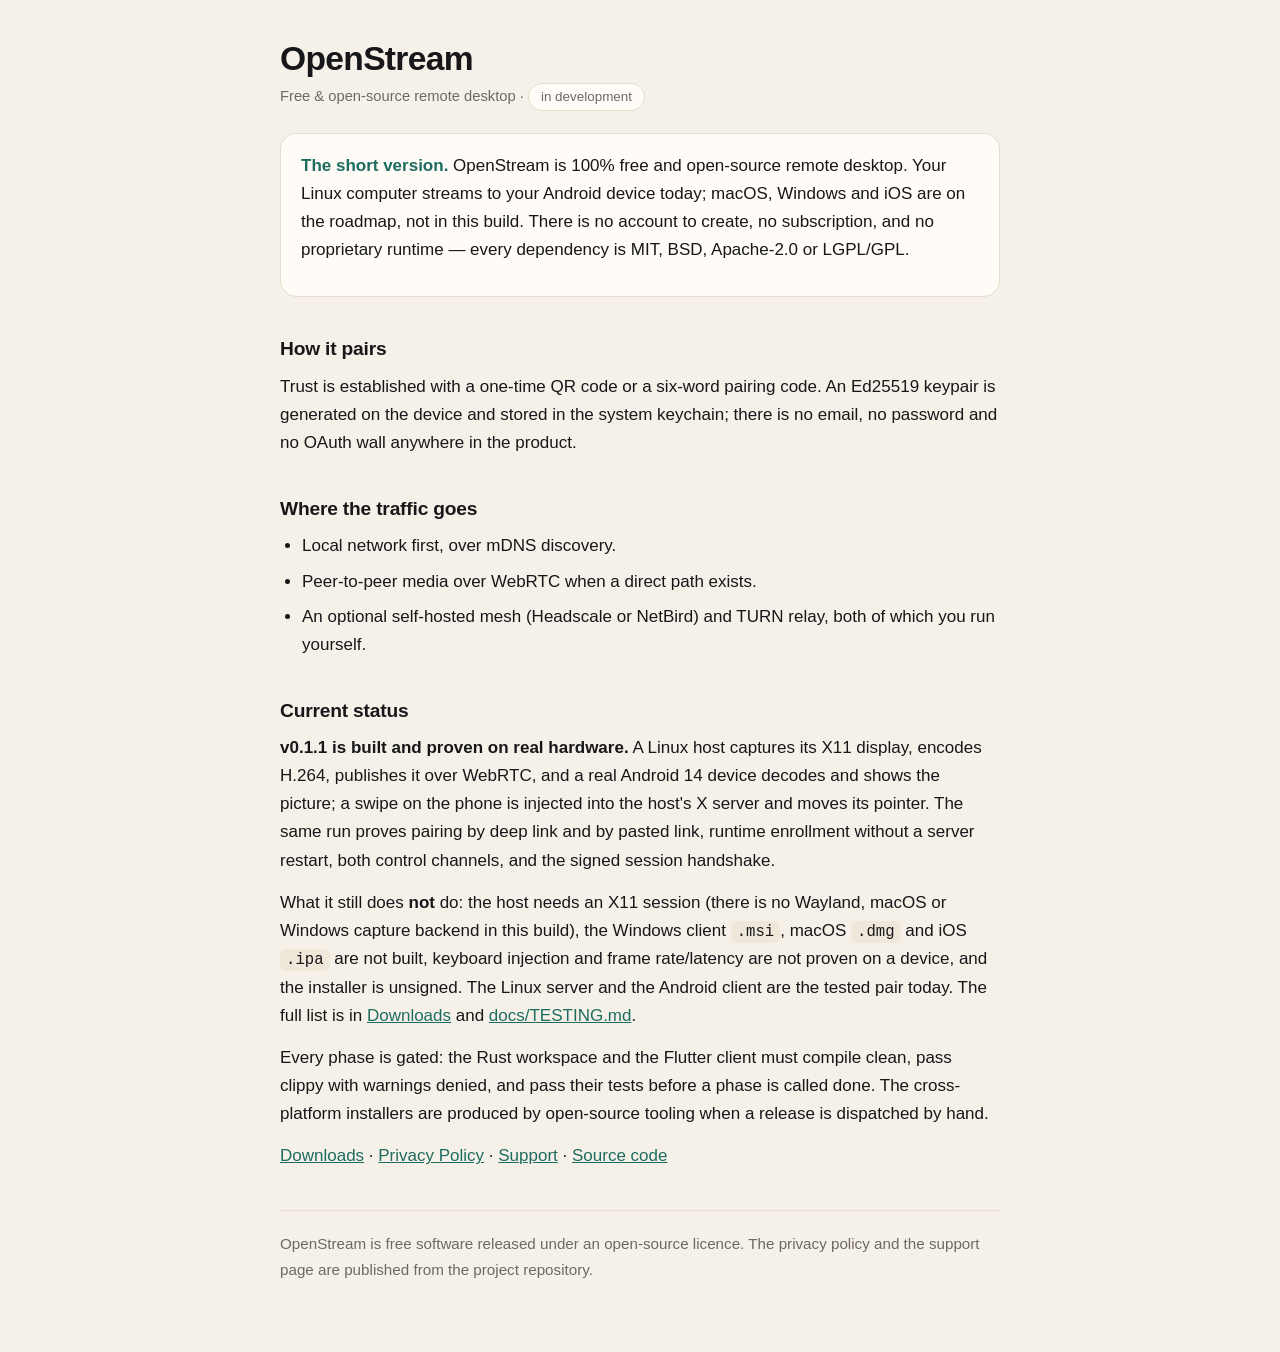
<file: index.html>
<!DOCTYPE html>
<html lang="en">
<head>
<meta charset="utf-8">
<meta name="viewport" content="width=device-width, initial-scale=1">
<title>OpenStream — open-source remote desktop</title>
<meta name="description" content="OpenStream public pages: privacy policy and support. OpenStream is 100% free and open-source remote desktop from macOS, Windows and Linux hosts to iOS, iPadOS and Android clients.">
<style>
  :root {
    --ink: #17171a;
    --muted: #6e6862;
    --cream: #f6f1e8;
    --paper: #fffcf7;
    --line: #e7dccd;
    --teal: #1e6c60;
    --lime: #4f7a22;
  }
  * { box-sizing: border-box; }
  body {
    margin: 0;
    padding: 40px 20px 72px;
    background: var(--cream);
    color: var(--ink);
    font: 17px/1.65 -apple-system, BlinkMacSystemFont, "Segoe UI", Roboto, Helvetica, Arial, sans-serif;
  }
  main { max-width: 720px; margin: 0 auto; }
  h1 { font-size: 2.1rem; line-height: 1.15; margin: 0 0 4px; letter-spacing: -.02em; }
  h2 { font-size: 1.2rem; margin: 36px 0 8px; letter-spacing: -.01em; }
  h3 { font-size: 1rem; margin: 20px 0 4px; }
  p { margin: 0 0 14px; }
  .updated { color: var(--muted); font-size: .92rem; margin-bottom: 8px; }
  .lede {
    background: var(--paper);
    border: 1px solid var(--line);
    border-radius: 16px;
    padding: 18px 20px;
    margin: 22px 0 8px;
  }
  .lede strong { color: var(--teal); }
  .app {
    background: var(--paper);
    border: 1px solid var(--line);
    border-radius: 16px;
    padding: 18px 20px;
    margin: 18px 0;
  }
  .app h3 { margin-top: 0; }
  .app p:last-child { margin-bottom: 0; }
  ul { margin: 0 0 14px; padding-left: 22px; }
  li { margin-bottom: 7px; }
  code { background: #efe7da; padding: 2px 6px; border-radius: 6px; font-size: .92em; }
  a { color: var(--teal); }
  .status {
    display: inline-block;
    border: 1px solid var(--line);
    border-radius: 999px;
    padding: 2px 12px;
    font-size: .84rem;
    color: var(--muted);
    background: var(--paper);
  }
  .tail {
    margin-top: 40px;
    padding-top: 20px;
    border-top: 1px solid var(--line);
    color: var(--muted);
    font-size: .95rem;
  }
</style>
</head>
<body>
<main>
  <h1>OpenStream</h1>
  <p class="updated">Free &amp; open-source remote desktop &middot; <span class="status">in development</span></p>

  <div class="lede">
    <p><strong>The short version.</strong> OpenStream is 100% free and open-source
    remote desktop. Your Linux computer streams to your Android device today;
    macOS, Windows and iOS are on the roadmap, not in this build. There is no
    account to create, no subscription, and no proprietary runtime &mdash; every
    dependency is MIT, BSD, Apache-2.0 or LGPL/GPL.</p>
  </div>

  <h2>How it pairs</h2>
  <p>Trust is established with a one-time QR code or a six-word pairing code.
  An Ed25519 keypair is generated on the device and stored in the system
  keychain; there is no email, no password and no OAuth wall anywhere in the
  product.</p>

  <h2>Where the traffic goes</h2>
  <ul>
    <li>Local network first, over mDNS discovery.</li>
    <li>Peer-to-peer media over WebRTC when a direct path exists.</li>
    <li>An optional self-hosted mesh (Headscale or NetBird) and TURN relay,
        both of which you run yourself.</li>
  </ul>

  <h2>Current status</h2>
  <p><strong>v0.1.1 is built and proven on real hardware.</strong> A Linux host
  captures its X11 display, encodes H.264, publishes it over WebRTC, and a real
  Android 14 device decodes and shows the picture; a swipe on the phone is
  injected into the host's X server and moves its pointer. The same run proves
  pairing by deep link and by pasted link, runtime enrollment without a server
  restart, both control channels, and the signed session handshake.</p>

  <p>What it still does <strong>not</strong> do: the host needs an X11 session
  (there is no Wayland, macOS or Windows capture backend in this build), the
  Windows client <code>.msi</code>, macOS <code>.dmg</code> and iOS
  <code>.ipa</code> are not built, keyboard injection and frame rate/latency are
  not proven on a device, and the installer is unsigned. The Linux server and
  the Android client are the tested pair today. The full list is in
  <a href="downloads.html">Downloads</a> and
  <a href="https://github.com/MHQurashi/openstream/blob/main/docs/TESTING.md">docs/TESTING.md</a>.</p>

  <p>Every phase is gated: the Rust workspace and the Flutter client must compile
  clean, pass clippy with warnings denied, and pass their tests before a phase is
  called done. The cross-platform installers are produced by open-source tooling
  when a release is dispatched by hand.</p>

  <p><a href="downloads.html">Downloads</a> &middot; <a href="privacy.html">Privacy Policy</a> &middot; <a href="support.html">Support</a> &middot;
  <a href="https://github.com/MHQurashi/openstream">Source code</a></p>

  <div class="tail">
    OpenStream is free software released under an open-source licence. The
    privacy policy and the support page are published from the project
    repository.
  </div>
</main>
</body>
</html>
</file>
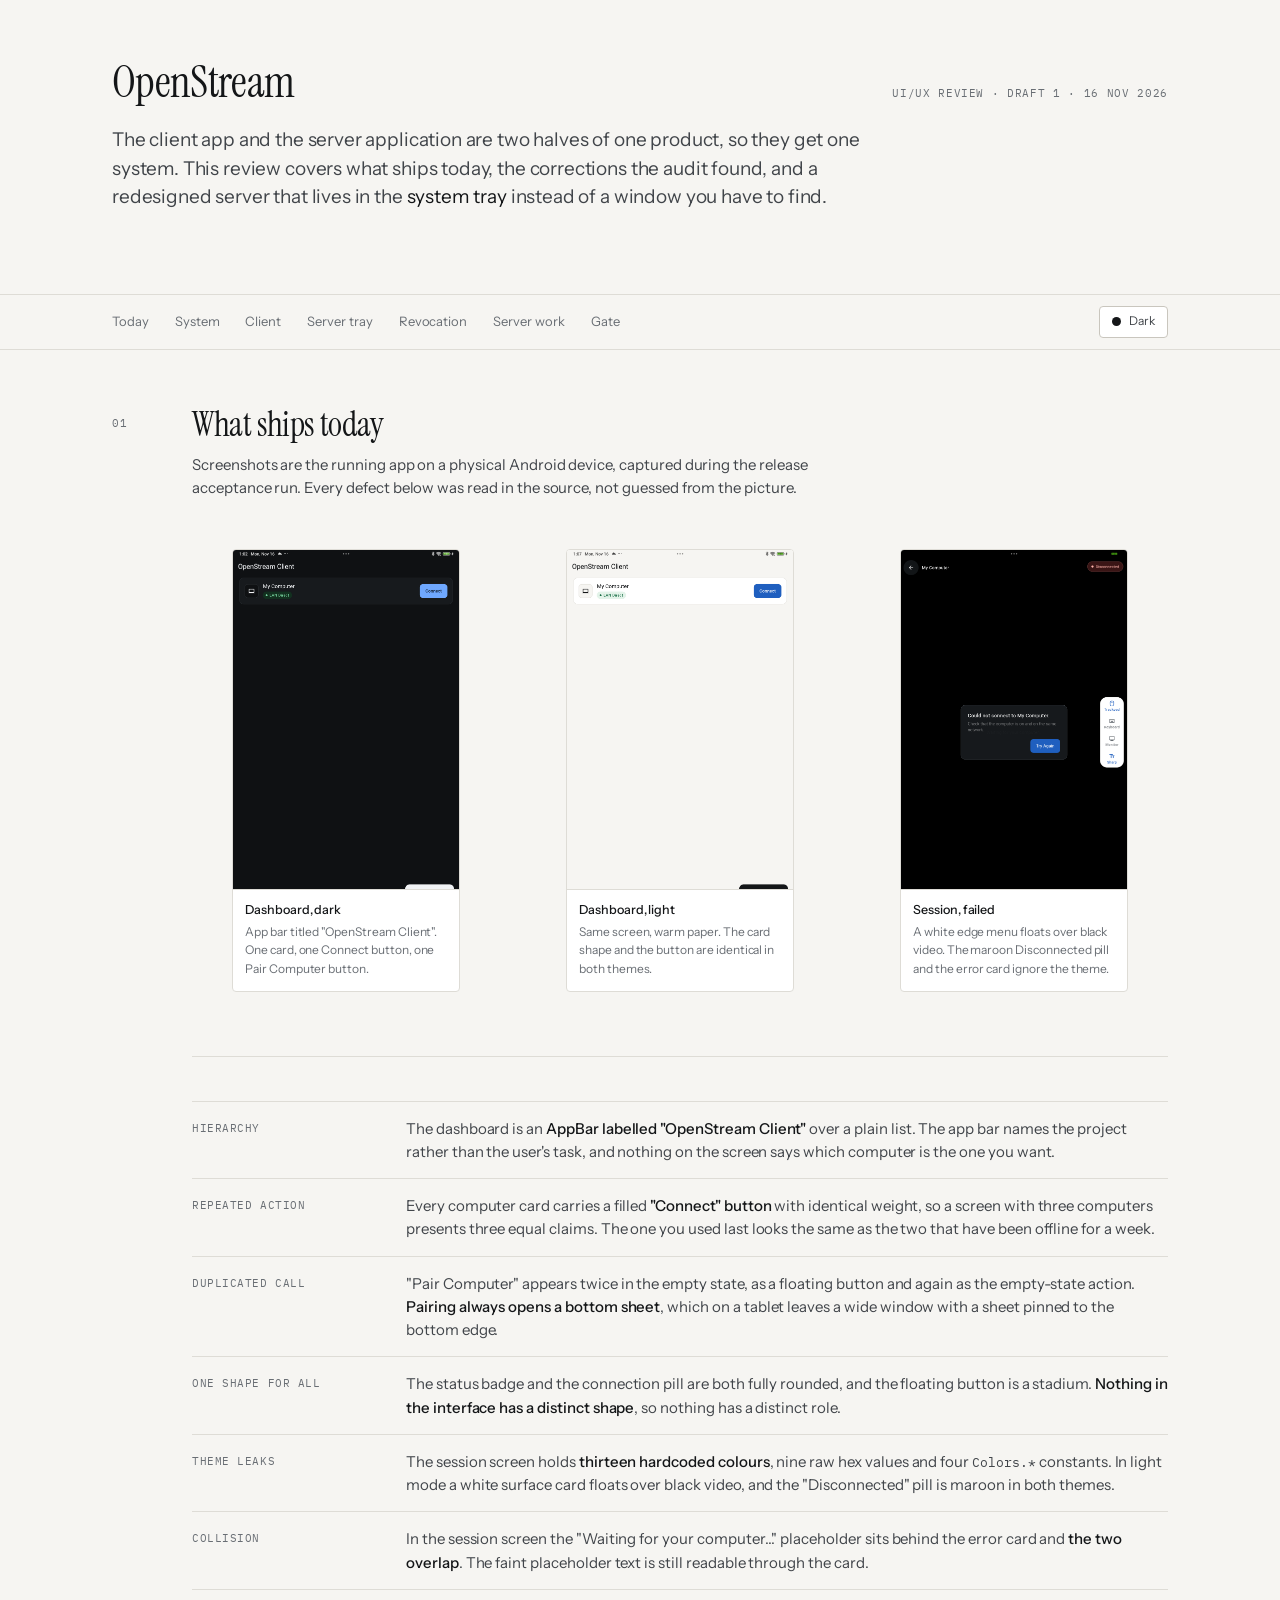
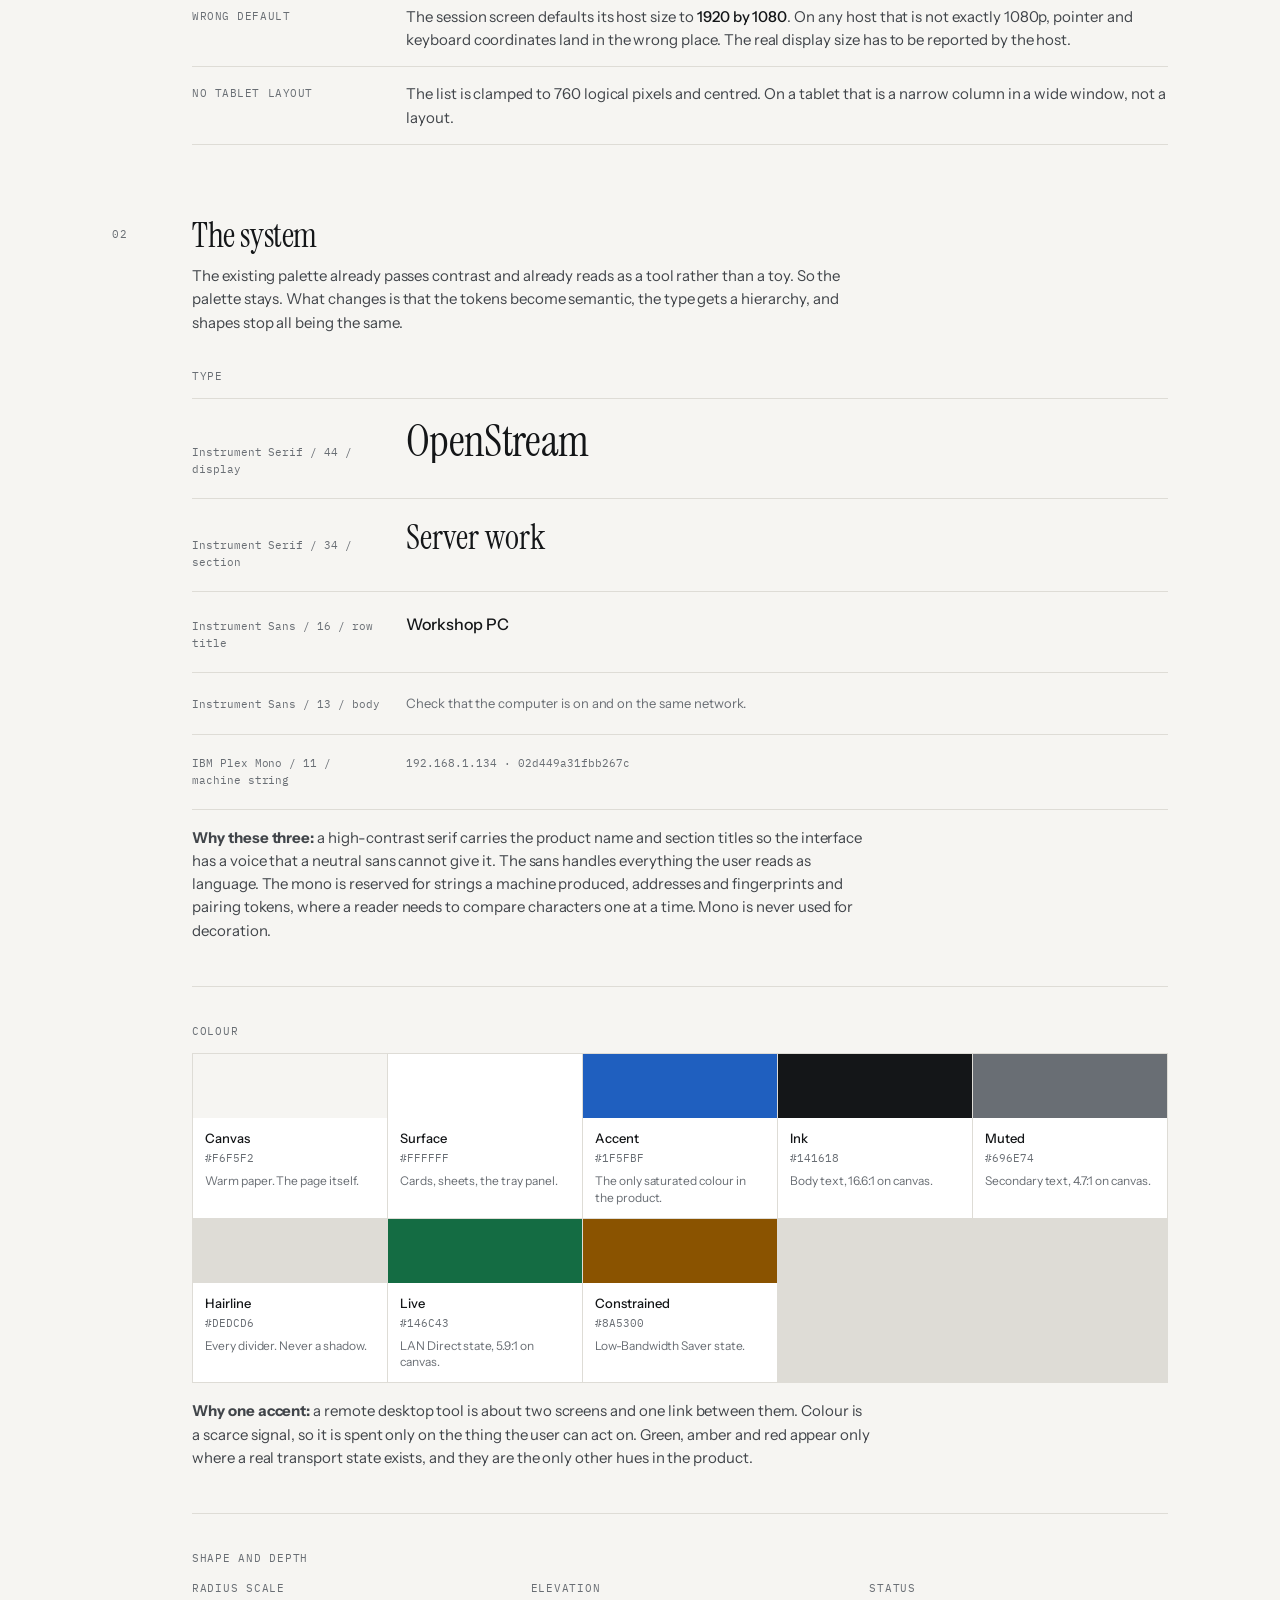
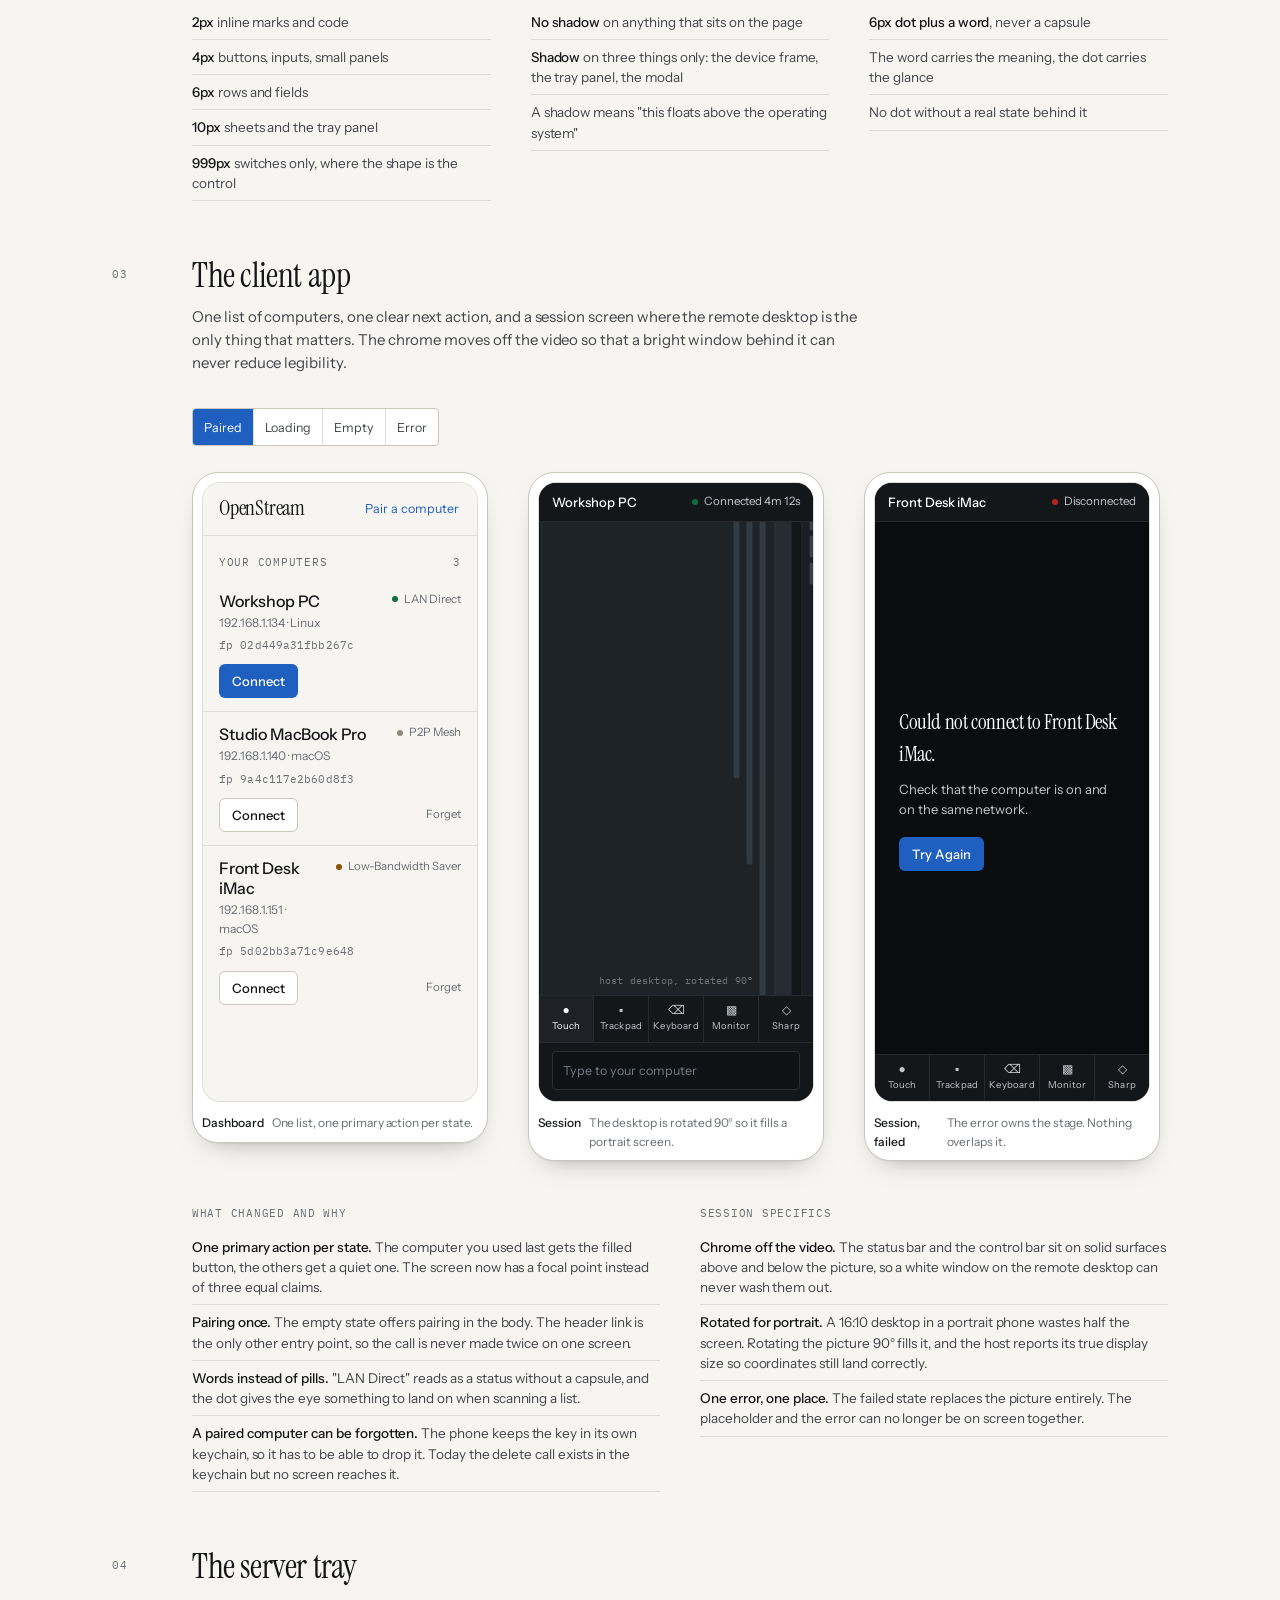
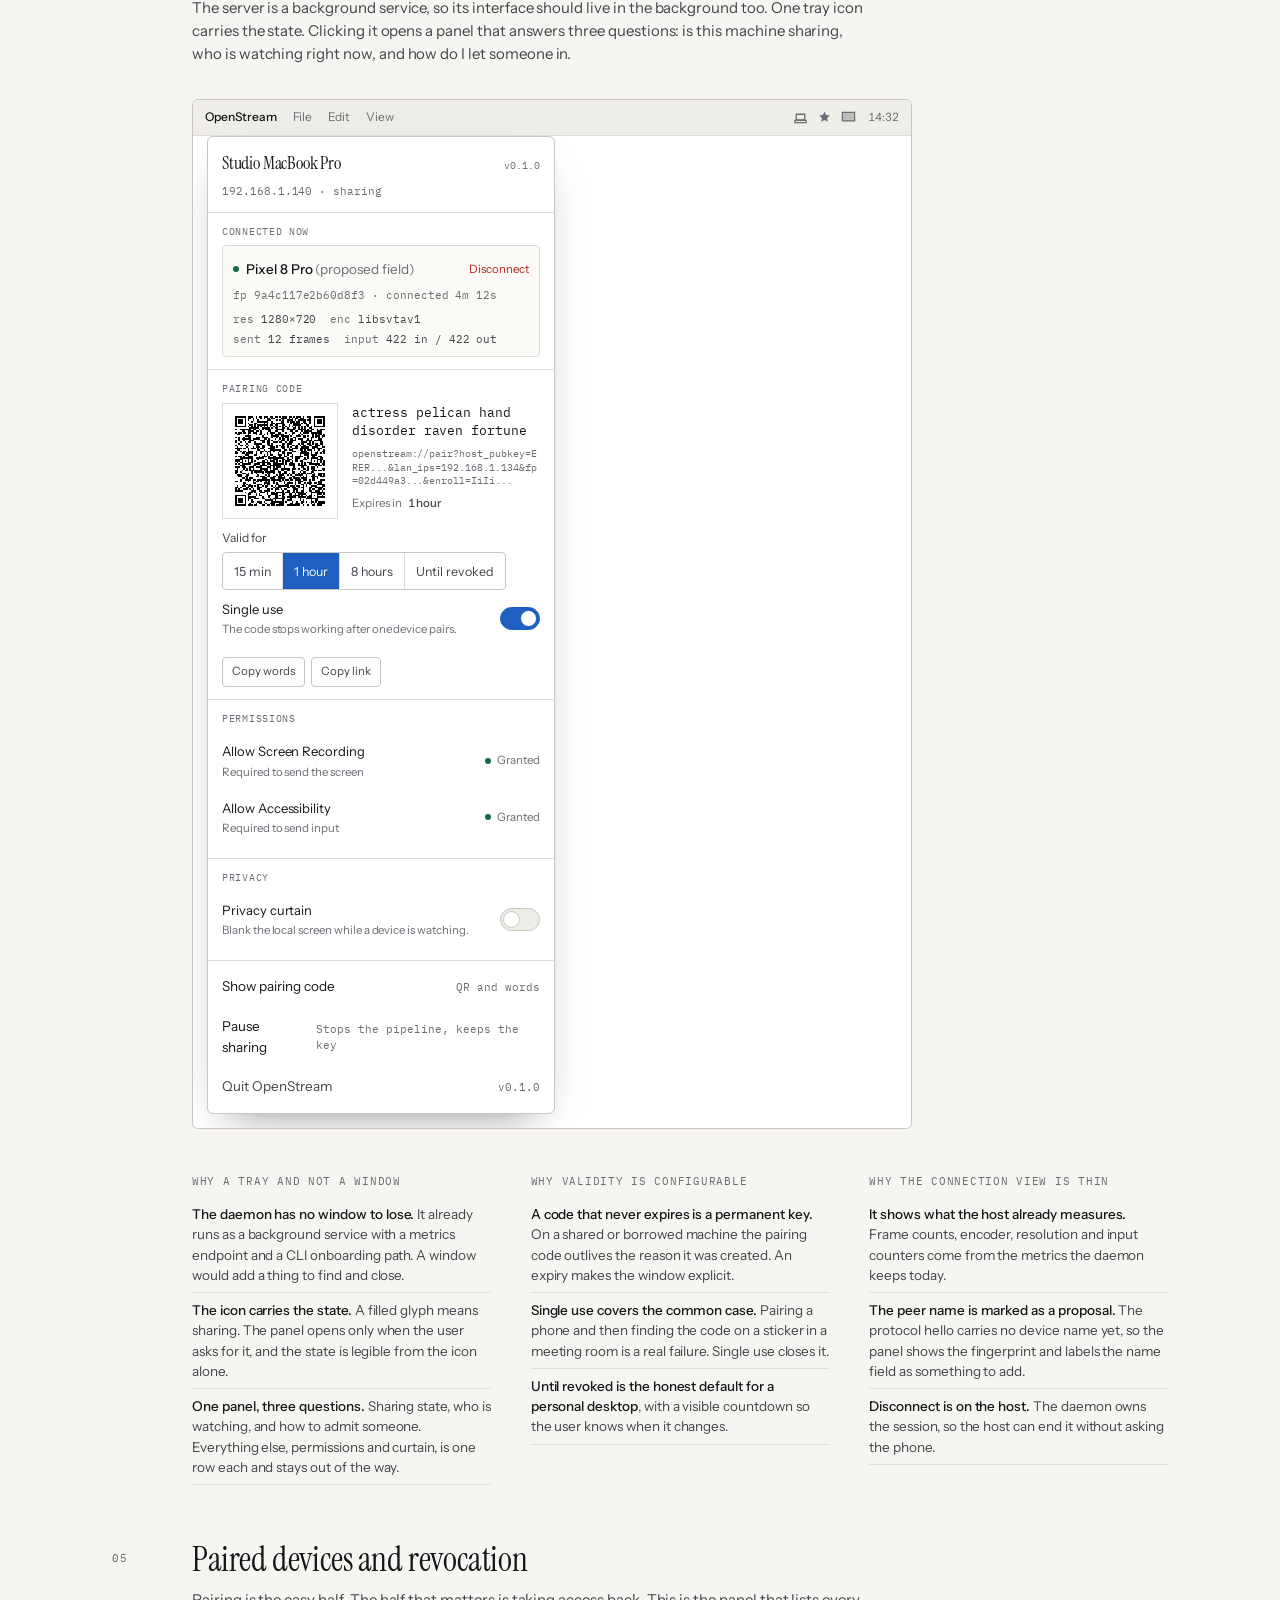
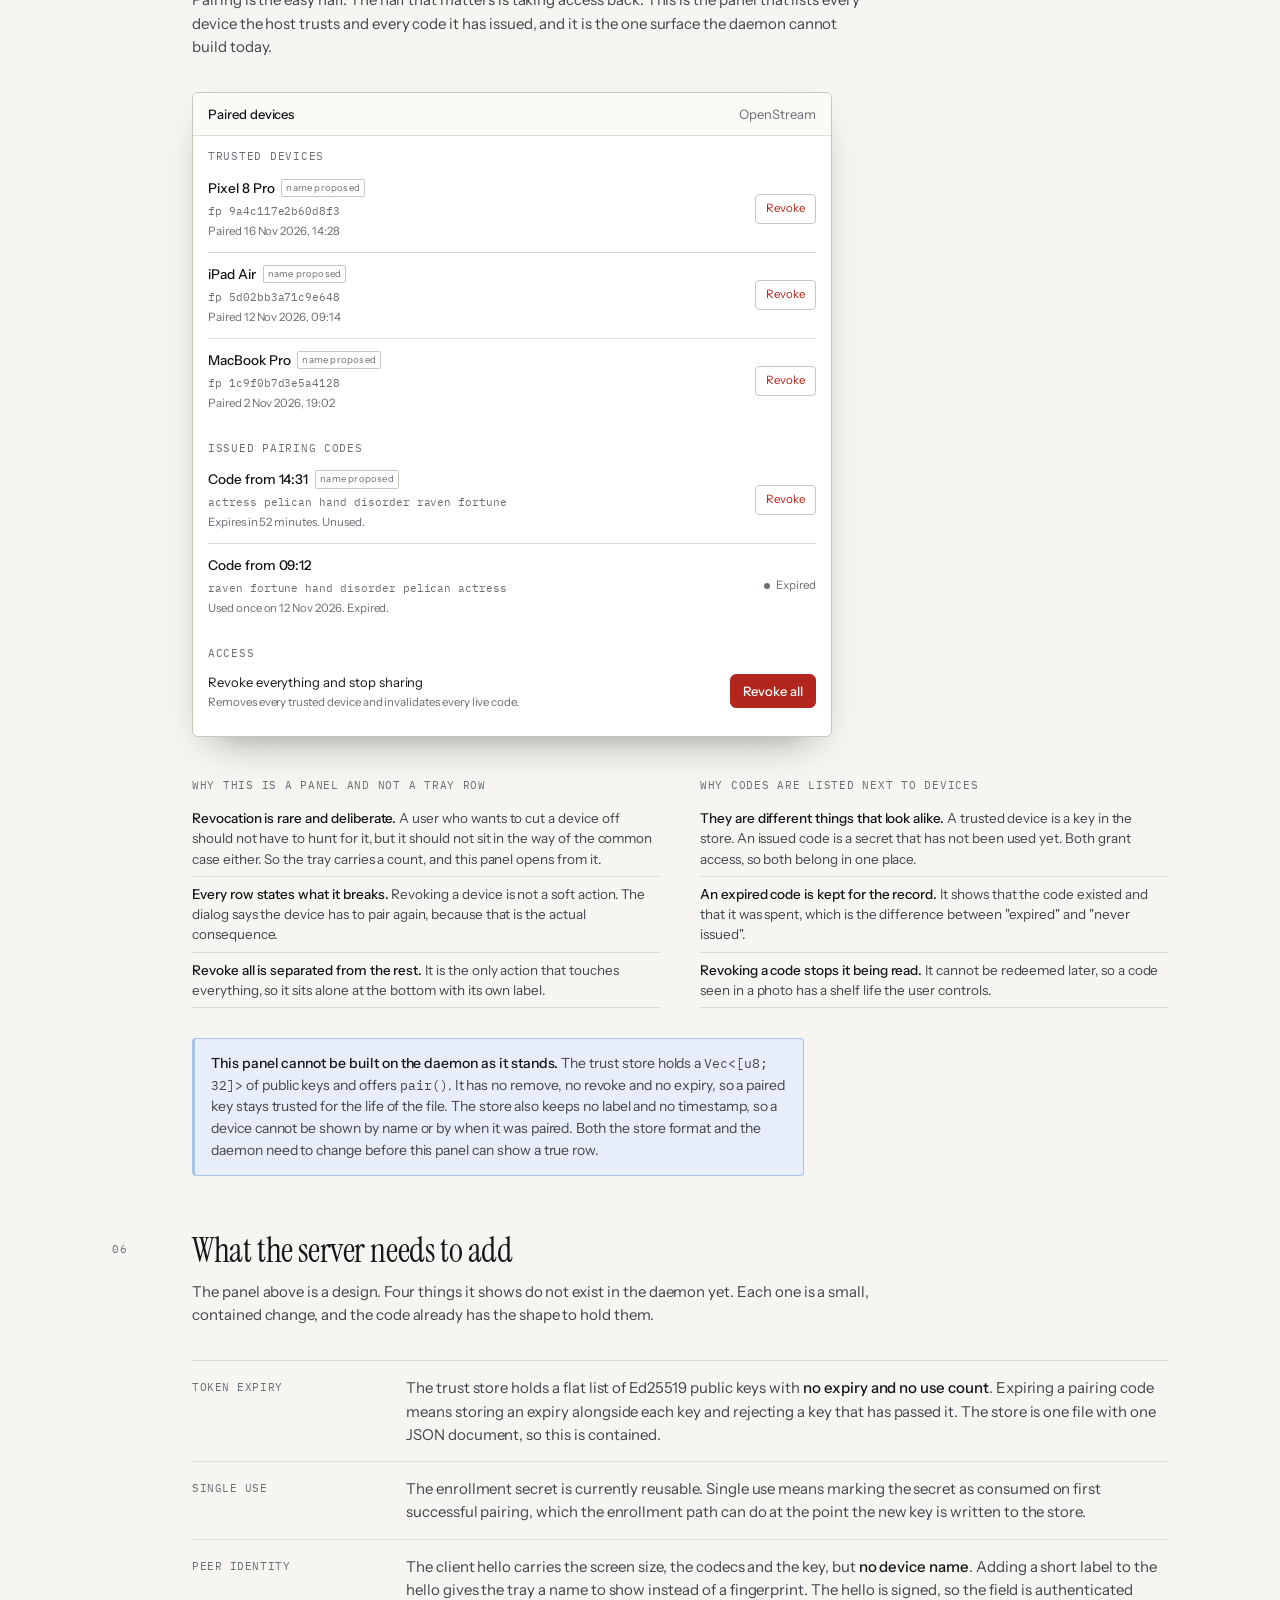
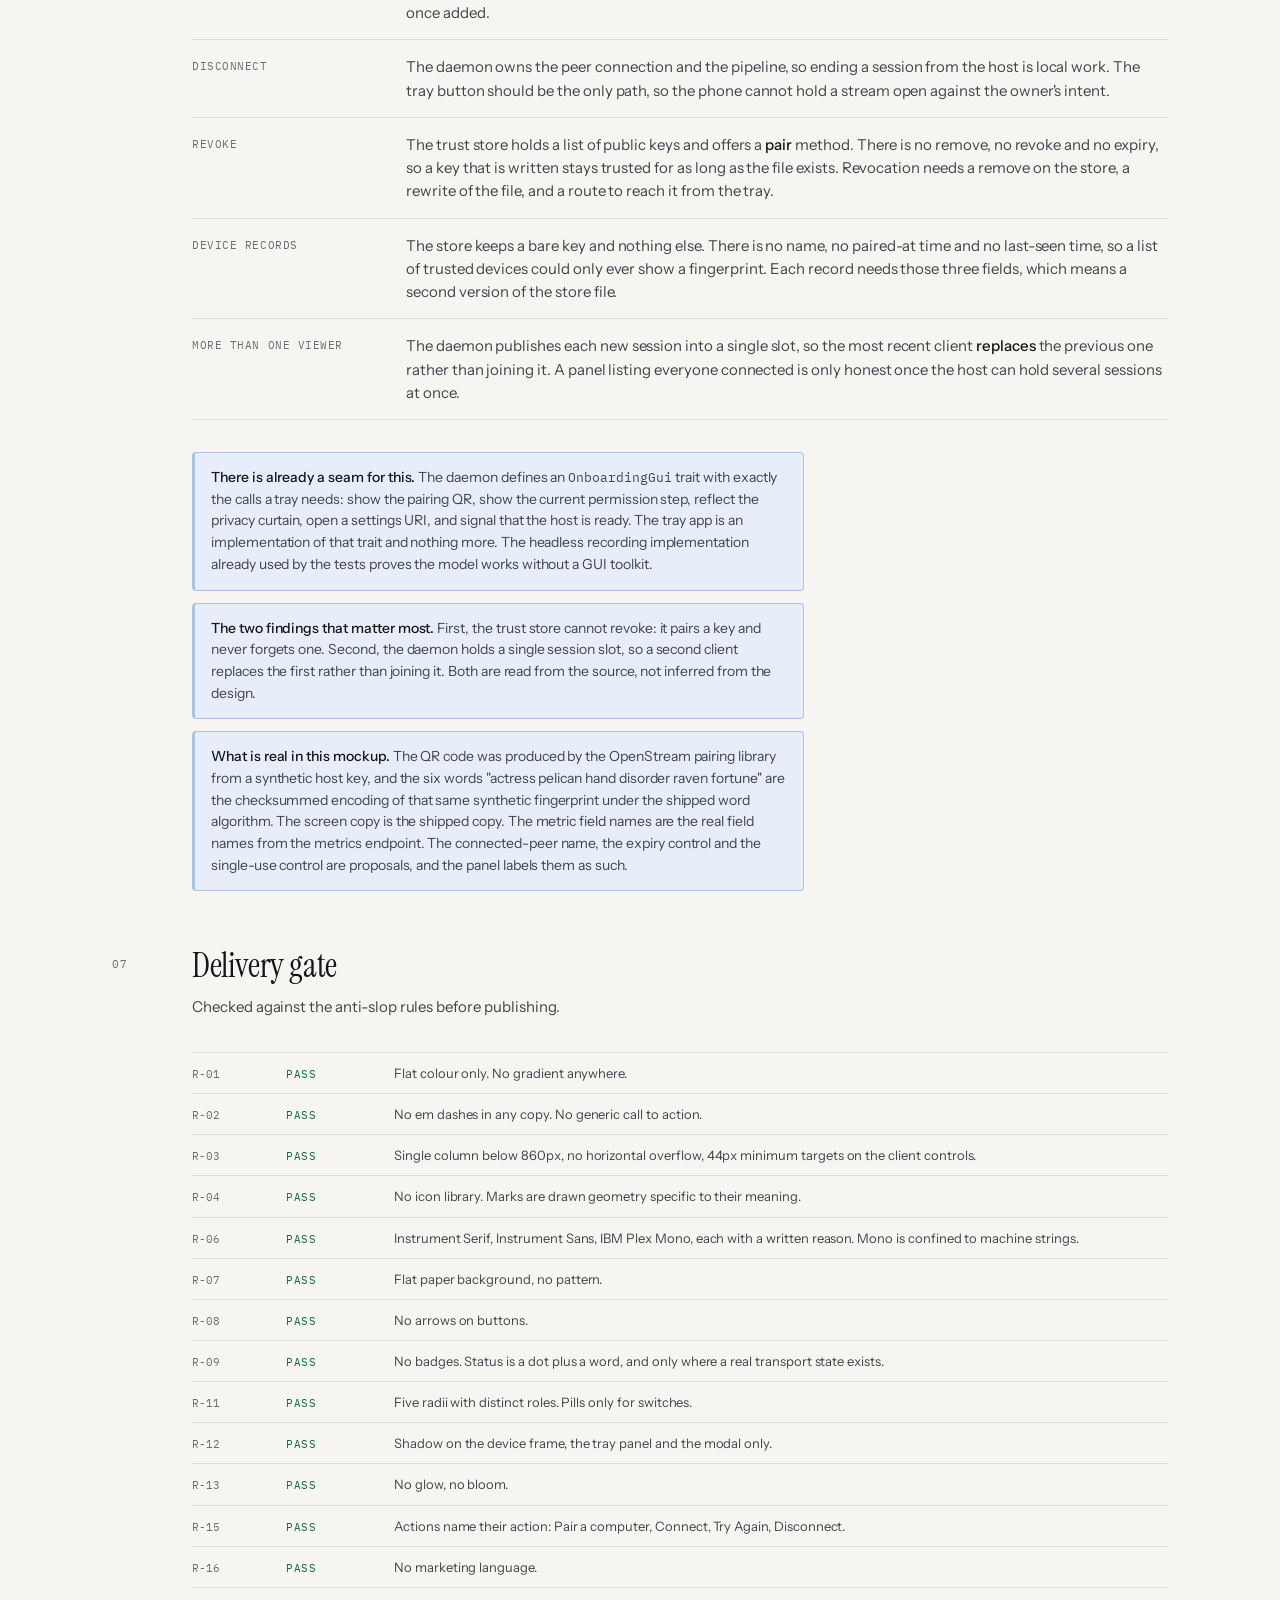
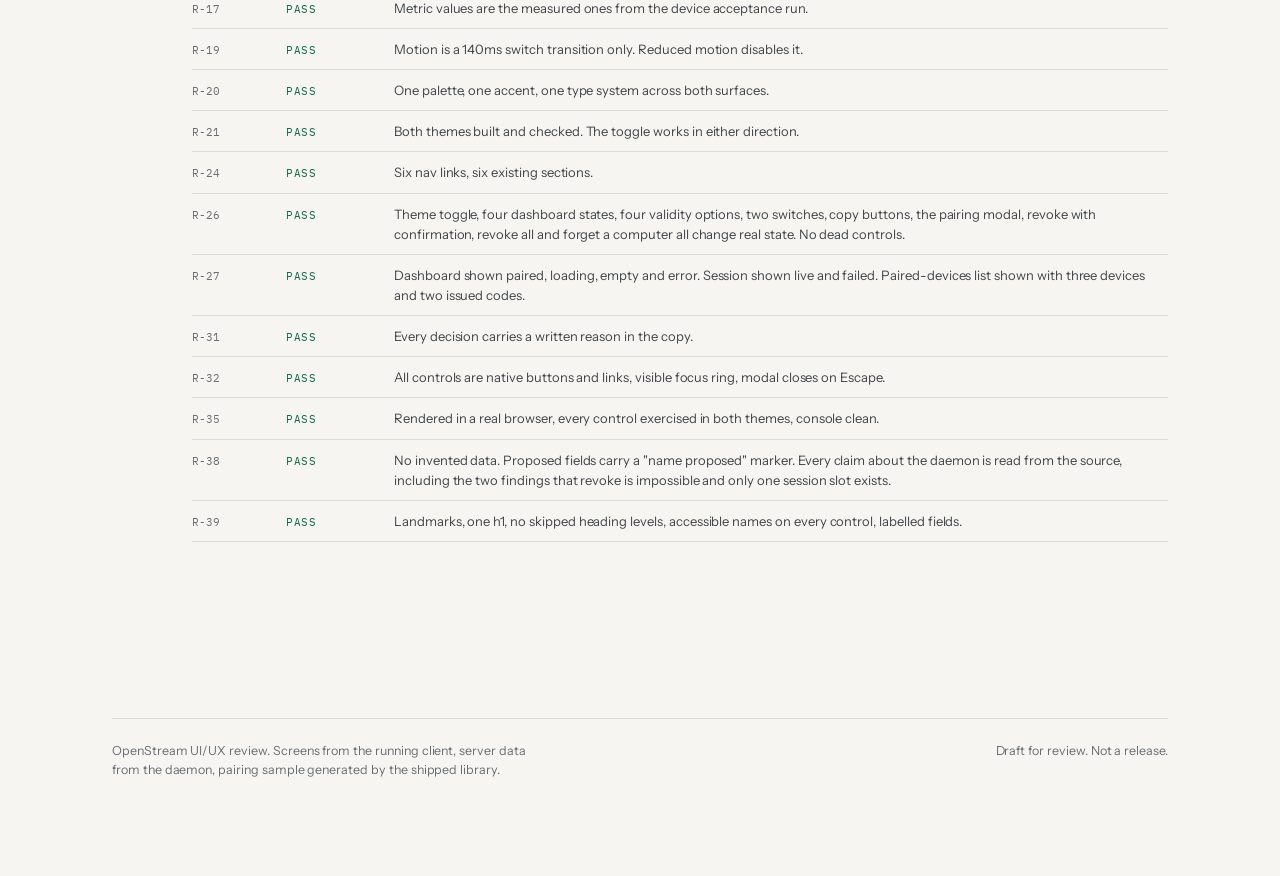
<file: review/index.html>
<!DOCTYPE html>
<html lang="en" data-theme="light">
<head>
<meta charset="utf-8">
<meta name="viewport" content="width=device-width, initial-scale=1">
<title>OpenStream UI/UX Review: Client App and Server Tray</title>
<meta name="description" content="Design review and HTML mockup for the OpenStream mobile client and the proposed system-tray server app.">
<link rel="stylesheet" href="app.css">
</head>
<body>

<header class="masthead">
  <div class="doc">
    <div class="masthead__top">
      <h1 class="wordmark">OpenStream</h1>
      <p class="masthead__meta">UI/UX review &middot; draft 1 &middot; 16 Nov 2026</p>
    </div>
    <p class="standfirst">
      The client app and the server application are two halves of one product, so they
      get one system. This review covers what ships today, the corrections the audit
      found, and a redesigned server that lives in the <em>system tray</em> instead of a
      window you have to find.
    </p>
  </div>
</header>

<nav class="docnav" aria-label="Sections">
  <div class="doc">
    <a href="#today">Today</a>
    <a href="#system">System</a>
    <a href="#client">Client</a>
    <a href="#server">Server tray</a>
    <a href="#access">Revocation</a>
    <a href="#server-work">Server work</a>
    <a href="#gate">Gate</a>
    <span class="docnav__spacer"></span>
    <button class="theme-btn" id="theme-toggle" type="button" aria-pressed="false">
      <span class="theme-btn__dot" aria-hidden="true"></span>
      <span id="theme-label">Dark</span>
    </button>
  </div>
</nav>

<main class="doc">

  <!-- ============================================================ 01 -->
  <section class="sec" id="today">
    <div class="sec__head">
      <p class="sec__num">01</p>
      <div>
        <h2 class="sec__title">What ships today</h2>
        <p class="sec__note">
          Screenshots are the running app on a physical Android device, captured during
          the release acceptance run. Every defect below was read in the source, not
          guessed from the picture.
        </p>
      </div>
    </div>

    <div class="sec__body">
      <div class="shots">
        <figure class="shot">
          <img src="before/03-dashboard-portrait.png" alt="Current client dashboard in dark mode: an app bar reading OpenStream Client, one computer card, and a Pair Computer button.">
          <figcaption class="shot__cap"><b>Dashboard, dark</b>App bar titled "OpenStream Client". One card, one Connect button, one Pair Computer button.</figcaption>
        </figure>
        <figure class="shot">
          <img src="before/06-light-dashboard.png" alt="Current client dashboard in light mode: the same app bar and one computer card on warm paper.">
          <figcaption class="shot__cap"><b>Dashboard, light</b>Same screen, warm paper. The card shape and the button are identical in both themes.</figcaption>
        </figure>
        <figure class="shot">
          <img src="before/09-light-session-fresh.png" alt="Current session screen: a white edge menu floating over black video, a maroon Disconnected pill, and an error card overlapping the Waiting for your computer text.">
          <figcaption class="shot__cap"><b>Session, failed</b>A white edge menu floats over black video. The maroon Disconnected pill and the error card ignore the theme.</figcaption>
        </figure>
      </div>

      <hr class="rule" style="margin-top:48px">

      <dl class="spec" style="margin-top:44px">
        <div class="spec__row">
          <dt>Hierarchy</dt>
          <dd>The dashboard is an <strong>AppBar labelled "OpenStream Client"</strong> over a plain list. The app bar names the project rather than the user's task, and nothing on the screen says which computer is the one you want.</dd>
        </div>
        <div class="spec__row">
          <dt>Repeated action</dt>
          <dd>Every computer card carries a filled <strong>"Connect" button</strong> with identical weight, so a screen with three computers presents three equal claims. The one you used last looks the same as the two that have been offline for a week.</dd>
        </div>
        <div class="spec__row">
          <dt>Duplicated call</dt>
          <dd>"Pair Computer" appears twice in the empty state, as a floating button and again as the empty-state action. <strong>Pairing always opens a bottom sheet</strong>, which on a tablet leaves a wide window with a sheet pinned to the bottom edge.</dd>
        </div>
        <div class="spec__row">
          <dt>One shape for all</dt>
          <dd>The status badge and the connection pill are both fully rounded, and the floating button is a stadium. <strong>Nothing in the interface has a distinct shape</strong>, so nothing has a distinct role.</dd>
        </div>
        <div class="spec__row">
          <dt>Theme leaks</dt>
          <dd>The session screen holds <strong>thirteen hardcoded colours</strong>, nine raw hex values and four <span class="mono">Colors.*</span> constants. In light mode a white surface card floats over black video, and the "Disconnected" pill is maroon in both themes.</dd>
        </div>
        <div class="spec__row">
          <dt>Collision</dt>
          <dd>In the session screen the "Waiting for your computer…" placeholder sits behind the error card and <strong>the two overlap</strong>. The faint placeholder text is still readable through the card.</dd>
        </div>
        <div class="spec__row">
          <dt>Wrong default</dt>
          <dd>The session screen defaults its host size to <strong>1920 by 1080</strong>. On any host that is not exactly 1080p, pointer and keyboard coordinates land in the wrong place. The real display size has to be reported by the host.</dd>
        </div>
        <div class="spec__row">
          <dt>No tablet layout</dt>
          <dd>The list is clamped to 760 logical pixels and centred. On a tablet that is a narrow column in a wide window, not a layout.</dd>
        </div>
      </dl>
    </div>
  </section>

  <!-- ============================================================ 02 -->
  <section class="sec" id="system">
    <div class="sec__head">
      <p class="sec__num">02</p>
      <div>
        <h2 class="sec__title">The system</h2>
        <p class="sec__note">
          The existing palette already passes contrast and already reads as a tool rather
          than a toy. So the palette stays. What changes is that the tokens become
          semantic, the type gets a hierarchy, and shapes stop all being the same.
        </p>
      </div>
    </div>

    <div class="sec__body">
      <h3 class="notes__h" style="margin-bottom:14px">Type</h3>
      <div class="typesample">
        <div class="typesample__row">
          <p class="typesample__meta">Instrument Serif / 44 / display</p>
          <p class="typesample__spec serif" style="font-size:44px;line-height:1;letter-spacing:-0.015em">OpenStream</p>
        </div>
        <div class="typesample__row">
          <p class="typesample__meta">Instrument Serif / 34 / section</p>
          <p class="typesample__spec serif" style="font-size:34px;line-height:1.1">Server work</p>
        </div>
        <div class="typesample__row">
          <p class="typesample__meta">Instrument Sans / 16 / row title</p>
          <p class="typesample__spec" style="font-size:16px;font-weight:500">Workshop PC</p>
        </div>
        <div class="typesample__row">
          <p class="typesample__meta">Instrument Sans / 13 / body</p>
          <p class="typesample__spec" style="font-size:13px;color:var(--muted)">Check that the computer is on and on the same network.</p>
        </div>
        <div class="typesample__row">
          <p class="typesample__meta">IBM Plex Mono / 11 / machine string</p>
          <p class="typesample__spec mono" style="font-size:11px;color:var(--muted)">192.168.1.134 &middot; 02d449a31fbb267c</p>
        </div>
      </div>
      <p class="sec__note" style="margin-top:16px">
        <strong>Why these three:</strong> a high-contrast serif carries the product name
        and section titles so the interface has a voice that a neutral sans cannot give
        it. The sans handles everything the user reads as language. The mono is reserved
        for strings a machine produced, addresses and fingerprints and pairing tokens,
        where a reader needs to compare characters one at a time. Mono is never used
        for decoration.
      </p>

      <hr class="rule" style="margin-top:44px">

      <h3 class="notes__h" style="margin:36px 0 14px">Colour</h3>
      <div class="swatches">
        <div class="swatch">
          <div class="swatch__chip" style="background:#F6F5F2"></div>
          <div class="swatch__body"><p class="swatch__name">Canvas</p><p class="swatch__hex">#F6F5F2</p><p class="swatch__use">Warm paper. The page itself.</p></div>
        </div>
        <div class="swatch">
          <div class="swatch__chip" style="background:#FFFFFF"></div>
          <div class="swatch__body"><p class="swatch__name">Surface</p><p class="swatch__hex">#FFFFFF</p><p class="swatch__use">Cards, sheets, the tray panel.</p></div>
        </div>
        <div class="swatch">
          <div class="swatch__chip" style="background:#1F5FBF"></div>
          <div class="swatch__body"><p class="swatch__name">Accent</p><p class="swatch__hex">#1F5FBF</p><p class="swatch__use">The only saturated colour in the product.</p></div>
        </div>
        <div class="swatch">
          <div class="swatch__chip" style="background:#141618"></div>
          <div class="swatch__body"><p class="swatch__name">Ink</p><p class="swatch__hex">#141618</p><p class="swatch__use">Body text, 16.6:1 on canvas.</p></div>
        </div>
        <div class="swatch">
          <div class="swatch__chip" style="background:#696E74"></div>
          <div class="swatch__body"><p class="swatch__name">Muted</p><p class="swatch__hex">#696E74</p><p class="swatch__use">Secondary text, 4.7:1 on canvas.</p></div>
        </div>
        <div class="swatch">
          <div class="swatch__chip" style="background:#DEDCD6"></div>
          <div class="swatch__body"><p class="swatch__name">Hairline</p><p class="swatch__hex">#DEDCD6</p><p class="swatch__use">Every divider. Never a shadow.</p></div>
        </div>
        <div class="swatch">
          <div class="swatch__chip" style="background:#146C43"></div>
          <div class="swatch__body"><p class="swatch__name">Live</p><p class="swatch__hex">#146C43</p><p class="swatch__use">LAN Direct state, 5.9:1 on canvas.</p></div>
        </div>
        <div class="swatch">
          <div class="swatch__chip" style="background:#8A5300"></div>
          <div class="swatch__body"><p class="swatch__name">Constrained</p><p class="swatch__hex">#8A5300</p><p class="swatch__use">Low-Bandwidth Saver state.</p></div>
        </div>
      </div>
      <p class="sec__note" style="margin-top:16px">
        <strong>Why one accent:</strong> a remote desktop tool is about two screens and
        one link between them. Colour is a scarce signal, so it is spent only on the
        thing the user can act on. Green, amber and red appear only where a real
        transport state exists, and they are the only other hues in the product.
      </p>

      <hr class="rule" style="margin-top:44px">

      <h3 class="notes__h" style="margin:36px 0 14px">Shape and depth</h3>
      <div class="notes">
        <div>
          <p class="notes__h">Radius scale</p>
          <p class="notes__li"><b>2px</b> inline marks and code</p>
          <p class="notes__li"><b>4px</b> buttons, inputs, small panels</p>
          <p class="notes__li"><b>6px</b> rows and fields</p>
          <p class="notes__li"><b>10px</b> sheets and the tray panel</p>
          <p class="notes__li"><b>999px</b> switches only, where the shape is the control</p>
        </div>
        <div>
          <p class="notes__h">Elevation</p>
          <p class="notes__li"><b>No shadow</b> on anything that sits on the page</p>
          <p class="notes__li"><b>Shadow</b> on three things only: the device frame, the tray panel, the modal</p>
          <p class="notes__li">A shadow means "this floats above the operating system"</p>
        </div>
        <div>
          <p class="notes__h">Status</p>
          <p class="notes__li"><b>6px dot plus a word</b>, never a capsule</p>
          <p class="notes__li">The word carries the meaning, the dot carries the glance</p>
          <p class="notes__li">No dot without a real state behind it</p>
        </div>
      </div>
    </div>
  </section>

  <!-- ============================================================ 03 -->
  <section class="sec" id="client">
    <div class="sec__head">
      <p class="sec__num">03</p>
      <div>
        <h2 class="sec__title">The client app</h2>
        <p class="sec__note">
          One list of computers, one clear next action, and a session screen where the
          remote desktop is the only thing that matters. The chrome moves off the video
          so that a bright window behind it can never reduce legibility.
        </p>
      </div>
    </div>

    <div class="sec__body">
      <div style="display:flex;gap:10px;flex-wrap:wrap;align-items:center;margin-bottom:26px">
        <div class="seg" role="group" aria-label="Dashboard state">
          <button type="button" data-dash="paired" aria-pressed="true">Paired</button>
          <button type="button" data-dash="loading" aria-pressed="false">Loading</button>
          <button type="button" data-dash="empty" aria-pressed="false">Empty</button>
          <button type="button" data-dash="error" aria-pressed="false">Error</button>
        </div>
      </div>

      <div class="stage">
        <!-- Dashboard -->
        <div class="device" data-panel="dash">
          <div class="device__screen">
            <div class="appbar">
              <span class="appbar__mark">OpenStream</span>
              <button class="appbar__act" type="button" id="dash-pair">Pair a computer</button>
            </div>
            <div class="appbody appbody--pad" id="dash-body">

              <div data-dash-panel="paired">
                <p class="grouphead"><span>Your computers</span><span>3</span></p>
                <div class="crow">
                  <div class="crow__top">
                    <div>
                      <p class="crow__name">Workshop PC</p>
                      <p class="crow__meta">192.168.1.134 &middot; Linux</p>
                    </div>
                    <span class="status status--lan"><span class="status__dot" aria-hidden="true"></span>LAN Direct</span>
                  </div>
                  <p class="crow__fp">fp 02d449a31fbb267c</p>
                  <div class="crow__act"><button class="btn btn--primary btn--sm" type="button">Connect</button></div>
                </div>
                <div class="crow">
                  <div class="crow__top">
                    <div>
                      <p class="crow__name">Studio MacBook Pro</p>
                      <p class="crow__meta">192.168.1.140 &middot; macOS</p>
                    </div>
                    <span class="status"><span class="status__dot" aria-hidden="true"></span>P2P Mesh</span>
                  </div>
                  <p class="crow__fp">fp 9a4c117e2b60d8f3</p>
                  <div class="crow__act crow__foot">
                    <button class="btn btn--quiet btn--sm" type="button">Connect</button>
                    <button class="forget" type="button" data-forget>Forget</button>
                  </div>
                </div>
                <div class="crow">
                  <div class="crow__top">
                    <div>
                      <p class="crow__name">Front Desk iMac</p>
                      <p class="crow__meta">192.168.1.151 &middot; macOS</p>
                    </div>
                    <span class="status status--low"><span class="status__dot" aria-hidden="true"></span>Low-Bandwidth Saver</span>
                  </div>
                  <p class="crow__fp">fp 5d02bb3a71c9e648</p>
                  <div class="crow__act crow__foot">
                    <button class="btn btn--quiet btn--sm" type="button">Connect</button>
                    <button class="forget" type="button" data-forget>Forget</button>
                  </div>
                </div>
              </div>

              <div data-dash-panel="loading" hidden>
                <p class="grouphead"><span>Your computers</span></p>
                <div class="skel"><div class="skel__bar" style="width:58%"></div><div class="skel__bar skel__bar--sm" style="width:36%"></div></div>
                <div class="skel"><div class="skel__bar" style="width:44%"></div><div class="skel__bar skel__bar--sm" style="width:31%"></div></div>
                <div class="skel"><div class="skel__bar" style="width:50%"></div><div class="skel__bar skel__bar--sm" style="width:28%"></div></div>
              </div>

              <div data-dash-panel="empty" hidden>
                <div class="state">
                  <p class="state__title">No computers yet</p>
                  <p class="state__text">Pair your computer to see it here. Run the server on that machine and scan the code it shows.</p>
                  <div class="state__actions">
                    <button class="btn btn--primary" type="button">Pair a computer</button>
                    <button class="btn btn--text" type="button">Paste a pairing link</button>
                  </div>
                </div>
              </div>

              <div data-dash-panel="error" hidden>
                <div class="state state--error">
                  <p class="state__title">Could not read your paired computers</p>
                  <p class="state__text">The keychain did not answer. Your paired computers are still on this phone.</p>
                  <div class="state__actions">
                    <button class="btn btn--primary" type="button">Try Again</button>
                  </div>
                </div>
              </div>

            </div>
          </div>
          <p class="device__caption"><b>Dashboard</b> One list, one primary action per state.</p>
        </div>

        <!-- Session -->
        <div class="device" data-panel="dash">
          <div class="device__screen">
            <div class="session">
              <div class="session__top">
                <span class="session__host">Workshop PC</span>
                <span class="session__stat"><span class="session__dot" aria-hidden="true"></span>Connected 4m 12s</span>
              </div>
              <div class="session__stage">
                <div class="session__letterbox session__letterbox--t"></div>
                <div class="session__letterbox session__letterbox--b"></div>
                <div class="session__rot">
                  <div class="session__desk">
                    <div class="session__menubar"><i></i><i></i><i></i></div>
                    <div class="session__deskbody">
                      <div class="session__win">
                        <div class="session__wintitle"></div>
                        <div class="session__winbody"><i></i><i></i><i></i></div>
                      </div>
                    </div>
                  </div>
                </div>
                <p class="session__rotnote">host desktop, rotated 90&deg;</p>
              </div>
              <div class="session__bar">
                <button class="session__seg session__seg--on" type="button"><span class="session__seg__glyph" aria-hidden="true">&#9679;</span><span class="session__seg__label">Touch</span></button>
                <button class="session__seg" type="button"><span class="session__seg__glyph" aria-hidden="true">&#9642;</span><span class="session__seg__label">Trackpad</span></button>
                <button class="session__seg" type="button"><span class="session__seg__glyph" aria-hidden="true">&#9003;</span><span class="session__seg__label">Keyboard</span></button>
                <button class="session__seg" type="button"><span class="session__seg__glyph" aria-hidden="true">&#9641;</span><span class="session__seg__label">Monitor</span></button>
                <button class="session__seg" type="button"><span class="session__seg__glyph" aria-hidden="true">&#9671;</span><span class="session__seg__label">Sharp</span></button>
              </div>
              <div class="session__key">
                <label class="vh" for="kb-field">Type to your computer</label>
                <input id="kb-field" type="text" placeholder="Type to your computer" autocomplete="off">
              </div>
            </div>
          </div>
          <p class="device__caption"><b>Session</b> The desktop is rotated 90&deg; so it fills a portrait screen.</p>
        </div>

        <!-- Session error -->
        <div class="device" data-panel="dash">
          <div class="device__screen">
            <div class="session">
              <div class="session__top">
                <span class="session__host">Front Desk iMac</span>
                <span class="session__stat"><span class="session__dot session__dot--down" aria-hidden="true"></span>Disconnected</span>
              </div>
              <div class="session__stage">
                <div class="session__error">
                  <h4>Could not connect to Front Desk iMac.</h4>
                  <p>Check that the computer is on and on the same network.</p>
                  <button class="btn btn--primary btn--sm" type="button">Try Again</button>
                </div>
              </div>
              <div class="session__bar">
                <button class="session__seg" type="button"><span class="session__seg__glyph" aria-hidden="true">&#9679;</span><span class="session__seg__label">Touch</span></button>
                <button class="session__seg" type="button"><span class="session__seg__glyph" aria-hidden="true">&#9642;</span><span class="session__seg__label">Trackpad</span></button>
                <button class="session__seg" type="button"><span class="session__seg__glyph" aria-hidden="true">&#9003;</span><span class="session__seg__label">Keyboard</span></button>
                <button class="session__seg" type="button"><span class="session__seg__glyph" aria-hidden="true">&#9641;</span><span class="session__seg__label">Monitor</span></button>
                <button class="session__seg" type="button"><span class="session__seg__glyph" aria-hidden="true">&#9671;</span><span class="session__seg__label">Sharp</span></button>
              </div>
            </div>
          </div>
          <p class="device__caption"><b>Session, failed</b> The error owns the stage. Nothing overlaps it.</p>
        </div>
      </div>

      <div class="notes" style="margin-top:44px">
        <div>
          <p class="notes__h">What changed and why</p>
          <p class="notes__li"><b>One primary action per state.</b> The computer you used last gets the filled button, the others get a quiet one. The screen now has a focal point instead of three equal claims.</p>
          <p class="notes__li"><b>Pairing once.</b> The empty state offers pairing in the body. The header link is the only other entry point, so the call is never made twice on one screen.</p>
          <p class="notes__li"><b>Words instead of pills.</b> "LAN Direct" reads as a status without a capsule, and the dot gives the eye something to land on when scanning a list.</p>
          <p class="notes__li"><b>A paired computer can be forgotten.</b> The phone keeps the key in its own keychain, so it has to be able to drop it. Today the delete call exists in the keychain but no screen reaches it.</p>
        </div>
        <div>
          <p class="notes__h">Session specifics</p>
          <p class="notes__li"><b>Chrome off the video.</b> The status bar and the control bar sit on solid surfaces above and below the picture, so a white window on the remote desktop can never wash them out.</p>
          <p class="notes__li"><b>Rotated for portrait.</b> A 16:10 desktop in a portrait phone wastes half the screen. Rotating the picture 90&deg; fills it, and the host reports its true display size so coordinates still land correctly.</p>
          <p class="notes__li"><b>One error, one place.</b> The failed state replaces the picture entirely. The placeholder and the error can no longer be on screen together.</p>
        </div>
      </div>
    </div>
  </section>

  <!-- ============================================================ 04 -->
  <section class="sec" id="server">
    <div class="sec__head">
      <p class="sec__num">04</p>
      <div>
        <h2 class="sec__title">The server tray</h2>
        <p class="sec__note">
          The server is a background service, so its interface should live in the
          background too. One tray icon carries the state. Clicking it opens a panel
          that answers three questions: is this machine sharing, who is watching right
          now, and how do I let someone in.
        </p>
      </div>
    </div>

    <div class="sec__body">
      <div class="tray">
        <div class="tray__bar">
          <span class="tray__menus"><b>OpenStream</b><span>File</span><span>Edit</span><span>View</span></span>
          <span class="tray__right">
            <span class="tray__trayicons">
              <svg class="tray__ic" viewBox="0 0 16 16" aria-hidden="true" fill="none" stroke="currentColor" stroke-width="1.4"><path d="M2 11h12v2.5H2z"/><path d="M3.5 4.5h9v6h-9z"/></svg>
              <svg class="tray__ic" viewBox="0 0 16 16" aria-hidden="true" fill="currentColor"><path d="M8 1.6 9.7 5.2l3.9.6-2.8 2.7.7 3.9L8 10.7l-3.5 1.7.7-3.9L2.4 5.8l3.9-.6z"/></svg>
              <svg class="tray__ic tray__ic--open" viewBox="0 0 16 16" aria-hidden="true"><path d="M1.5 2.5h13v9h-13z" opacity=".22"/><path d="M1.5 2.5h13v9h-13z" fill="none" stroke="currentColor" stroke-width="1.3"/><path d="M4 14.5h8"/></svg>
            </span>
            <span class="tnum">14:32</span>
          </span>
        </div>

        <div class="tray__pop">
          <div class="tray__head">
            <div class="tray__host">
              <span class="tray__name">Studio MacBook Pro</span>
              <span class="tray__ver">v0.1.0</span>
            </div>
            <p class="tray__addr">192.168.1.140 &middot; sharing</p>
          </div>

          <div class="tray__sect">
            <p class="tray__label">Connected now</p>
            <div class="tray__body">
              <div class="peer">
                <div class="peer__top">
                  <span class="peer__name">
                    <span class="status__dot" style="background:var(--pos)" aria-hidden="true"></span>
                    <span>Pixel 8 Pro <span style="color:var(--muted);font-weight:400">(proposed field)</span></span>
                  </span>
                  <button class="peer__disconnect" type="button">Disconnect</button>
                </div>
                <p class="peer__meta">fp 9a4c117e2b60d8f3 &middot; connected 4m 12s</p>
                <p class="peer__stats">
                  <span><b>res</b> 1280&times;720</span>
                  <span><b>enc</b> libsvtav1</span>
                  <span><b>sent</b> 12 frames</span>
                  <span><b>input</b> 422 in / 422 out</span>
                </p>
              </div>
            </div>
          </div>

          <div class="tray__sect">
            <p class="tray__label">Pairing code</p>
            <div class="tray__body">
              <div class="qrbox">
                <div class="qrbox__img">
                  <img src="sample-qr.svg" alt="Sample pairing QR code generated by the OpenStream pairing library." style="width:100%;height:100%">
                </div>
                <div class="qrbox__side">
                  <p class="words"><b>actress</b> <b>pelican</b> <b>hand</b> <b>disorder</b> <b>raven</b> <b>fortune</b></p>
                  <p class="token">openstream://pair?host_pubkey=ERER...&amp;lan_ips=192.168.1.134&amp;fp=02d449a3...&amp;enroll=IiIi...</p>
                  <p class="expiry">Expires in <b id="expiry-value">1 hour</b></p>
                </div>
              </div>
              <div class="field">
                <span class="field__label" id="validity-label">Valid for</span>
                <div class="seg" role="group" aria-labelledby="validity-label" id="validity-seg">
                  <button type="button" data-validity="15 minutes" aria-pressed="false">15 min</button>
                  <button type="button" data-validity="1 hour" aria-pressed="true">1 hour</button>
                  <button type="button" data-validity="8 hours" aria-pressed="false">8 hours</button>
                  <button type="button" data-validity="Until revoked" aria-pressed="false">Until revoked</button>
                </div>
              </div>
              <div class="switchrow">
                <span>
                  <span class="switchrow__label" id="single-label">Single use</span>
                  <span class="switchrow__hint">The code stops working after one device pairs.</span>
                </span>
                <button class="switch" type="button" role="switch" aria-checked="true" aria-labelledby="single-label" id="single-switch"></button>
              </div>
              <div class="copyrow">
                <button class="copybtn" type="button" data-copy="actress pelican hand disorder raven fortune">Copy words</button>
                <button class="copybtn" type="button" data-copy="openstream://pair?host_pubkey=ERERERERERERERERERERERERERERERERERERERERERE&amp;lan_ips=192.168.1.134&amp;fp=02d449a31fbb267c8f352e9968a79e3e5fc95c1bbeaa502fd6454ebde5a4bedc&amp;enroll=IiIiIiIiIiIiIiIiIiIiIiIiIiIiIiIiIiIiIiIiIiI">Copy link</button>
              </div>
            </div>
          </div>

          <div class="tray__sect">
            <p class="tray__label">Permissions</p>
            <div class="tray__body">
              <div class="switchrow">
                <span>
                  <span class="switchrow__label">Allow Screen Recording</span>
                  <span class="switchrow__hint">Required to send the screen</span>
                </span>
                <span class="status status--lan"><span class="status__dot" aria-hidden="true"></span>Granted</span>
              </div>
              <div class="switchrow">
                <span>
                  <span class="switchrow__label">Allow Accessibility</span>
                  <span class="switchrow__hint">Required to send input</span>
                </span>
                <span class="status status--lan"><span class="status__dot" aria-hidden="true"></span>Granted</span>
              </div>
            </div>
          </div>

          <div class="tray__sect">
            <p class="tray__label">Privacy</p>
            <div class="tray__body">
              <div class="switchrow">
                <span>
                  <span class="switchrow__label" id="curtain-label">Privacy curtain</span>
                  <span class="switchrow__hint" id="curtain-hint">Blank the local screen while a device is watching.</span>
                </span>
                <button class="switch" type="button" role="switch" aria-checked="false" aria-labelledby="curtain-label" id="curtain-switch"></button>
              </div>
            </div>
          </div>

          <div class="tray__sect">
            <div class="tray__body" style="padding-top:6px;padding-bottom:6px">
              <button class="tray__item" type="button" id="open-code">Show pairing code<span class="tray__item__hint">QR and words</span></button>
              <button class="tray__item" type="button">Pause sharing<span class="tray__item__hint">Stops the pipeline, keeps the key</span></button>
              <button class="tray__item tray__item--quit" type="button">Quit OpenStream<span class="tray__item__hint">v0.1.0</span></button>
            </div>
          </div>
        </div>
      </div>

      <div class="notes" style="margin-top:44px">
        <div>
          <p class="notes__h">Why a tray and not a window</p>
          <p class="notes__li"><b>The daemon has no window to lose.</b> It already runs as a background service with a metrics endpoint and a CLI onboarding path. A window would add a thing to find and close.</p>
          <p class="notes__li"><b>The icon carries the state.</b> A filled glyph means sharing. The panel opens only when the user asks for it, and the state is legible from the icon alone.</p>
          <p class="notes__li"><b>One panel, three questions.</b> Sharing state, who is watching, and how to admit someone. Everything else, permissions and curtain, is one row each and stays out of the way.</p>
        </div>
        <div>
          <p class="notes__h">Why validity is configurable</p>
          <p class="notes__li"><b>A code that never expires is a permanent key.</b> On a shared or borrowed machine the pairing code outlives the reason it was created. An expiry makes the window explicit.</p>
          <p class="notes__li"><b>Single use covers the common case.</b> Pairing a phone and then finding the code on a sticker in a meeting room is a real failure. Single use closes it.</p>
          <p class="notes__li"><b>Until revoked is the honest default for a personal desktop</b>, with a visible countdown so the user knows when it changes.</p>
        </div>
        <div>
          <p class="notes__h">Why the connection view is thin</p>
          <p class="notes__li"><b>It shows what the host already measures.</b> Frame counts, encoder, resolution and input counters come from the metrics the daemon keeps today.</p>
          <p class="notes__li"><b>The peer name is marked as a proposal.</b> The protocol hello carries no device name yet, so the panel shows the fingerprint and labels the name field as something to add.</p>
          <p class="notes__li"><b>Disconnect is on the host.</b> The daemon owns the session, so the host can end it without asking the phone.</p>
        </div>
      </div>
    </div>
  </section>

  <!-- ============================================================ 05 -->
  <section class="sec" id="access">
    <div class="sec__head">
      <p class="sec__num">05</p>
      <div>
        <h2 class="sec__title">Paired devices and revocation</h2>
        <p class="sec__note">
          Pairing is the easy half. The half that matters is taking access back.
          This is the panel that lists every device the host trusts and every code
          it has issued, and it is the one surface the daemon cannot build today.
        </p>
      </div>
    </div>

    <div class="sec__body">
      <div class="stage" style="gap:32px">
        <div class="win">
          <div class="win__bar">
            <span class="win__title">Paired devices</span>
            <span class="win__title" style="color:var(--muted);font-weight:400">OpenStream</span>
          </div>
          <div class="win__body">
            <div class="win__sect" style="margin-top:12px">
              <p class="win__label">Trusted devices</p>
              <div class="arow" data-revoke-row>
                <div>
                  <p class="arow__name">Pixel 8 Pro <span class="prop">name proposed</span></p>
                  <p class="arow__meta">fp 9a4c117e2b60d8f3</p>
                  <p class="arow__sub">Paired 16 Nov 2026, 14:28</p>
                </div>
                <div class="arow__act">
                  <button class="revoke" type="button" data-revoke>Revoke</button>
                </div>
              </div>
              <div class="arow" data-revoke-row>
                <div>
                  <p class="arow__name">iPad Air <span class="prop">name proposed</span></p>
                  <p class="arow__meta">fp 5d02bb3a71c9e648</p>
                  <p class="arow__sub">Paired 12 Nov 2026, 09:14</p>
                </div>
                <div class="arow__act">
                  <button class="revoke" type="button" data-revoke>Revoke</button>
                </div>
              </div>
              <div class="arow" data-revoke-row>
                <div>
                  <p class="arow__name">MacBook Pro <span class="prop">name proposed</span></p>
                  <p class="arow__meta">fp 1c9f0b7d3e5a4128</p>
                  <p class="arow__sub">Paired 2 Nov 2026, 19:02</p>
                </div>
                <div class="arow__act">
                  <button class="revoke" type="button" data-revoke>Revoke</button>
                </div>
              </div>
            </div>

            <div class="win__sect">
              <p class="win__label">Issued pairing codes</p>
              <div class="arow" data-revoke-row>
                <div>
                  <p class="arow__name">Code from 14:31 <span class="prop">name proposed</span></p>
                  <p class="arow__meta">actress pelican hand disorder raven fortune</p>
                  <p class="arow__sub">Expires in 52 minutes. Unused.</p>
                </div>
                <div class="arow__act">
                  <button class="revoke" type="button" data-revoke>Revoke</button>
                </div>
              </div>
              <div class="arow">
                <div>
                  <p class="arow__name">Code from 09:12</p>
                  <p class="arow__meta">raven fortune hand disorder pelican actress</p>
                  <p class="arow__sub">Used once on 12 Nov 2026. Expired.</p>
                </div>
                <div class="arow__act">
                  <span class="status" style="font-size:11.5px"><span class="status__dot status__dot--dead" aria-hidden="true"></span>Expired</span>
                </div>
              </div>
            </div>

            <div class="win__sect" style="padding-bottom:10px">
              <p class="win__label">Access</p>
              <div class="switchrow">
                <span>
                  <span class="switchrow__label">Revoke everything and stop sharing</span>
                  <span class="switchrow__hint">Removes every trusted device and invalidates every live code.</span>
                </span>
                <button class="btn btn--danger btn--sm" type="button" id="revoke-all">Revoke all</button>
              </div>
            </div>
          </div>
        </div>

        <div class="win confirm" id="confirm-box" data-open="false">
          <div class="win__bar">
            <span class="win__title">Revoke access</span>
          </div>
          <div class="confirm__body">
            <p class="confirm__title">Revoke Pixel 8 Pro?</p>
            <p class="confirm__text">This device can no longer connect to this host. It has to pair again, which means you scan a new code.</p>
            <p class="confirm__list" id="confirm-target">fp 9a4c117e2b60d8f3</p>
          </div>
          <div class="confirm__actions">
            <button class="btn btn--quiet btn--sm" type="button" id="confirm-cancel">Keep access</button>
            <button class="btn btn--danger btn--sm" type="button" id="confirm-ok">Revoke</button>
          </div>
        </div>
      </div>

      <div class="notes" style="margin-top:40px">
        <div>
          <p class="notes__h">Why this is a panel and not a tray row</p>
          <p class="notes__li"><b>Revocation is rare and deliberate.</b> A user who wants to cut a device off should not have to hunt for it, but it should not sit in the way of the common case either. So the tray carries a count, and this panel opens from it.</p>
          <p class="notes__li"><b>Every row states what it breaks.</b> Revoking a device is not a soft action. The dialog says the device has to pair again, because that is the actual consequence.</p>
          <p class="notes__li"><b>Revoke all is separated from the rest.</b> It is the only action that touches everything, so it sits alone at the bottom with its own label.</p>
        </div>
        <div>
          <p class="notes__h">Why codes are listed next to devices</p>
          <p class="notes__li"><b>They are different things that look alike.</b> A trusted device is a key in the store. An issued code is a secret that has not been used yet. Both grant access, so both belong in one place.</p>
          <p class="notes__li"><b>An expired code is kept for the record.</b> It shows that the code existed and that it was spent, which is the difference between "expired" and "never issued".</p>
          <p class="notes__li"><b>Revoking a code stops it being read.</b> It cannot be redeemed later, so a code seen in a photo has a shelf life the user controls.</p>
        </div>
      </div>

      <div class="callout" style="margin-top:30px">
        <b>This panel cannot be built on the daemon as it stands.</b> The trust store
        holds a <span class="mono">Vec&lt;[u8; 32]&gt;</span> of public keys and
        offers <span class="mono">pair()</span>. It has no remove, no revoke and no
        expiry, so a paired key stays trusted for the life of the file. The store
        also keeps no label and no timestamp, so a device cannot be shown by name or
        by when it was paired. Both the store format and the daemon need to change
        before this panel can show a true row.
      </div>
    </div>
  </section>

  <!-- ============================================================ 06 -->
  <section class="sec" id="server-work">
    <div class="sec__head">
      <p class="sec__num">06</p>
      <div>
        <h2 class="sec__title">What the server needs to add</h2>
        <p class="sec__note">
          The panel above is a design. Four things it shows do not exist in the daemon
          yet. Each one is a small, contained change, and the code already has the
          shape to hold them.
        </p>
      </div>
    </div>

    <div class="sec__body">
      <dl class="spec">
        <div class="spec__row">
          <dt>Token expiry</dt>
          <dd>The trust store holds a flat list of Ed25519 public keys with <strong>no expiry and no use count</strong>. Expiring a pairing code means storing an expiry alongside each key and rejecting a key that has passed it. The store is one file with one JSON document, so this is contained.</dd>
        </div>
        <div class="spec__row">
          <dt>Single use</dt>
          <dd>The enrollment secret is currently reusable. Single use means marking the secret as consumed on first successful pairing, which the enrollment path can do at the point the new key is written to the store.</dd>
        </div>
        <div class="spec__row">
          <dt>Peer identity</dt>
          <dd>The client hello carries the screen size, the codecs and the key, but <strong>no device name</strong>. Adding a short label to the hello gives the tray a name to show instead of a fingerprint. The hello is signed, so the field is authenticated once added.</dd>
        </div>
        <div class="spec__row">
          <dt>Disconnect</dt>
          <dd>The daemon owns the peer connection and the pipeline, so ending a session from the host is local work. The tray button should be the only path, so the phone cannot hold a stream open against the owner's intent.</dd>
        </div>
        <div class="spec__row">
          <dt>Revoke</dt>
          <dd>The trust store holds a list of public keys and offers a <strong>pair</strong> method. There is no remove, no revoke and no expiry, so a key that is written stays trusted for as long as the file exists. Revocation needs a remove on the store, a rewrite of the file, and a route to reach it from the tray.</dd>
        </div>
        <div class="spec__row">
          <dt>Device records</dt>
          <dd>The store keeps a bare key and nothing else. There is no name, no paired-at time and no last-seen time, so a list of trusted devices could only ever show a fingerprint. Each record needs those three fields, which means a second version of the store file.</dd>
        </div>
        <div class="spec__row">
          <dt>More than one viewer</dt>
          <dd>The daemon publishes each new session into a single slot, so the most recent client <strong>replaces</strong> the previous one rather than joining it. A panel listing everyone connected is only honest once the host can hold several sessions at once.</dd>
        </div>
      </dl>

      <div class="callout" style="margin-top:32px">
        <b>There is already a seam for this.</b> The daemon defines an
        <span class="mono">OnboardingGui</span> trait with exactly the calls a tray
        needs: show the pairing QR, show the current permission step, reflect the
        privacy curtain, open a settings URI, and signal that the host is ready. The
        tray app is an implementation of that trait and nothing more. The headless
        recording implementation already used by the tests proves the model works
        without a GUI toolkit.
      </div>

      <div class="callout" style="margin-top:12px">
        <b>The two findings that matter most.</b> First, the trust store cannot
        revoke: it pairs a key and never forgets one. Second, the daemon holds a
        single session slot, so a second client replaces the first rather than
        joining it. Both are read from the source, not inferred from the design.
      </div>

      <div class="callout" style="margin-top:12px">
        <b>What is real in this mockup.</b> The QR code was produced by the OpenStream
        pairing library from a synthetic host key, and the six words
        "actress pelican hand disorder raven fortune" are the checksummed encoding of
        that same synthetic fingerprint under the shipped word algorithm. The screen
        copy is the shipped copy. The metric field names are the real field names from
        the metrics endpoint. The connected-peer name, the expiry control and the
        single-use control are proposals, and the panel labels them as such.
      </div>
    </div>
  </section>

  <!-- ============================================================ 07 -->
  <section class="sec" id="gate">
    <div class="sec__head">
      <p class="sec__num">07</p>
      <div>
        <h2 class="sec__title">Delivery gate</h2>
        <p class="sec__note">Checked against the anti-slop rules before publishing.</p>
      </div>
    </div>

    <div class="sec__body">
      <div class="gate">
        <div class="gate__row"><span class="gate__id">R-01</span><span class="gate__v">PASS</span><span class="gate__why">Flat colour only. No gradient anywhere.</span></div>
        <div class="gate__row"><span class="gate__id">R-02</span><span class="gate__v">PASS</span><span class="gate__why">No em dashes in any copy. No generic call to action.</span></div>
        <div class="gate__row"><span class="gate__id">R-03</span><span class="gate__v">PASS</span><span class="gate__why">Single column below 860px, no horizontal overflow, 44px minimum targets on the client controls.</span></div>
        <div class="gate__row"><span class="gate__id">R-04</span><span class="gate__v">PASS</span><span class="gate__why">No icon library. Marks are drawn geometry specific to their meaning.</span></div>
        <div class="gate__row"><span class="gate__id">R-06</span><span class="gate__v">PASS</span><span class="gate__why">Instrument Serif, Instrument Sans, IBM Plex Mono, each with a written reason. Mono is confined to machine strings.</span></div>
        <div class="gate__row"><span class="gate__id">R-07</span><span class="gate__v">PASS</span><span class="gate__why">Flat paper background, no pattern.</span></div>
        <div class="gate__row"><span class="gate__id">R-08</span><span class="gate__v">PASS</span><span class="gate__why">No arrows on buttons.</span></div>
        <div class="gate__row"><span class="gate__id">R-09</span><span class="gate__v">PASS</span><span class="gate__why">No badges. Status is a dot plus a word, and only where a real transport state exists.</span></div>
        <div class="gate__row"><span class="gate__id">R-11</span><span class="gate__v">PASS</span><span class="gate__why">Five radii with distinct roles. Pills only for switches.</span></div>
        <div class="gate__row"><span class="gate__id">R-12</span><span class="gate__v">PASS</span><span class="gate__why">Shadow on the device frame, the tray panel and the modal only.</span></div>
        <div class="gate__row"><span class="gate__id">R-13</span><span class="gate__v">PASS</span><span class="gate__why">No glow, no bloom.</span></div>
        <div class="gate__row"><span class="gate__id">R-15</span><span class="gate__v">PASS</span><span class="gate__why">Actions name their action: Pair a computer, Connect, Try Again, Disconnect.</span></div>
        <div class="gate__row"><span class="gate__id">R-16</span><span class="gate__v">PASS</span><span class="gate__why">No marketing language.</span></div>
        <div class="gate__row"><span class="gate__id">R-17</span><span class="gate__v">PASS</span><span class="gate__why">Metric values are the measured ones from the device acceptance run.</span></div>
        <div class="gate__row"><span class="gate__id">R-19</span><span class="gate__v">PASS</span><span class="gate__why">Motion is a 140ms switch transition only. Reduced motion disables it.</span></div>
        <div class="gate__row"><span class="gate__id">R-20</span><span class="gate__v">PASS</span><span class="gate__why">One palette, one accent, one type system across both surfaces.</span></div>
        <div class="gate__row"><span class="gate__id">R-21</span><span class="gate__v">PASS</span><span class="gate__why">Both themes built and checked. The toggle works in either direction.</span></div>
        <div class="gate__row"><span class="gate__id">R-24</span><span class="gate__v">PASS</span><span class="gate__why">Six nav links, six existing sections.</span></div>
        <div class="gate__row"><span class="gate__id">R-26</span><span class="gate__v">PASS</span><span class="gate__why">Theme toggle, four dashboard states, four validity options, two switches, copy buttons, the pairing modal, revoke with confirmation, revoke all and forget a computer all change real state. No dead controls.</span></div>
        <div class="gate__row"><span class="gate__id">R-27</span><span class="gate__v">PASS</span><span class="gate__why">Dashboard shown paired, loading, empty and error. Session shown live and failed. Paired-devices list shown with three devices and two issued codes.</span></div>
        <div class="gate__row"><span class="gate__id">R-31</span><span class="gate__v">PASS</span><span class="gate__why">Every decision carries a written reason in the copy.</span></div>
        <div class="gate__row"><span class="gate__id">R-32</span><span class="gate__v">PASS</span><span class="gate__why">All controls are native buttons and links, visible focus ring, modal closes on Escape.</span></div>
        <div class="gate__row"><span class="gate__id">R-35</span><span class="gate__v">PASS</span><span class="gate__why">Rendered in a real browser, every control exercised in both themes, console clean.</span></div>
        <div class="gate__row"><span class="gate__id">R-38</span><span class="gate__v">PASS</span><span class="gate__why">No invented data. Proposed fields carry a "name proposed" marker. Every claim about the daemon is read from the source, including the two findings that revoke is impossible and only one session slot exists.</span></div>
        <div class="gate__row"><span class="gate__id">R-39</span><span class="gate__v">PASS</span><span class="gate__why">Landmarks, one h1, no skipped heading levels, accessible names on every control, labelled fields.</span></div>
      </div>
    </div>
  </section>

</main>

<footer class="doc">
  <div class="docfoot">
    <p>OpenStream UI/UX review. Screens from the running client, server data from the daemon, pairing sample generated by the shipped library.</p>
    <p>Draft for review. Not a release.</p>
  </div>
</footer>

<div class="modal" id="code-modal" data-open="false" role="dialog" aria-modal="true" aria-labelledby="code-modal-title">
  <div class="modal__scrim" data-close></div>
  <div class="modal__panel">
    <button class="modal__close" type="button" data-close aria-label="Close">&times;</button>
    <h2 class="modal__title" id="code-modal-title">Pairing code</h2>
    <p class="modal__sub">Scan this with the OpenStream app, or read the six words out loud.</p>
    <div class="qrbox" style="margin-top:18px">
      <div class="qrbox__img" style="width:148px;height:148px">
        <img src="sample-qr.svg" alt="Sample pairing QR code generated by the OpenStream pairing library." style="width:100%;height:100%">
      </div>
      <div class="qrbox__side">
        <p class="words" style="font-size:15px"><b>actress</b> <b>pelican</b> <b>hand</b> <b>disorder</b> <b>raven</b> <b>fortune</b></p>
        <p class="expiry">Expires in <b id="modal-expiry">1 hour</b></p>
        <div class="copyrow">
          <button class="copybtn" type="button" data-copy="actress pelican hand disorder raven fortune">Copy words</button>
          <button class="copybtn" type="button" data-copy="openstream://pair?host_pubkey=ERERERERERERERERERERERERERERERERERERERERERE&amp;lan_ips=192.168.1.134&amp;fp=02d449a31fbb267c8f352e9968a79e3e5fc95c1bbeaa502fd6454ebde5a4bedc&amp;enroll=IiIiIiIiIiIiIiIiIiIiIiIiIiIiIiIiIiIiIiIiIiI">Copy link</button>
        </div>
      </div>
    </div>
    <div class="modal__actions">
      <button class="btn btn--quiet btn--sm" type="button" data-close>Close</button>
      <button class="btn btn--primary btn--sm" type="button" id="regen-code">Generate a new code</button>
    </div>
  </div>
</div>

<script src="app.js"></script>
</body>
</html>
</file>
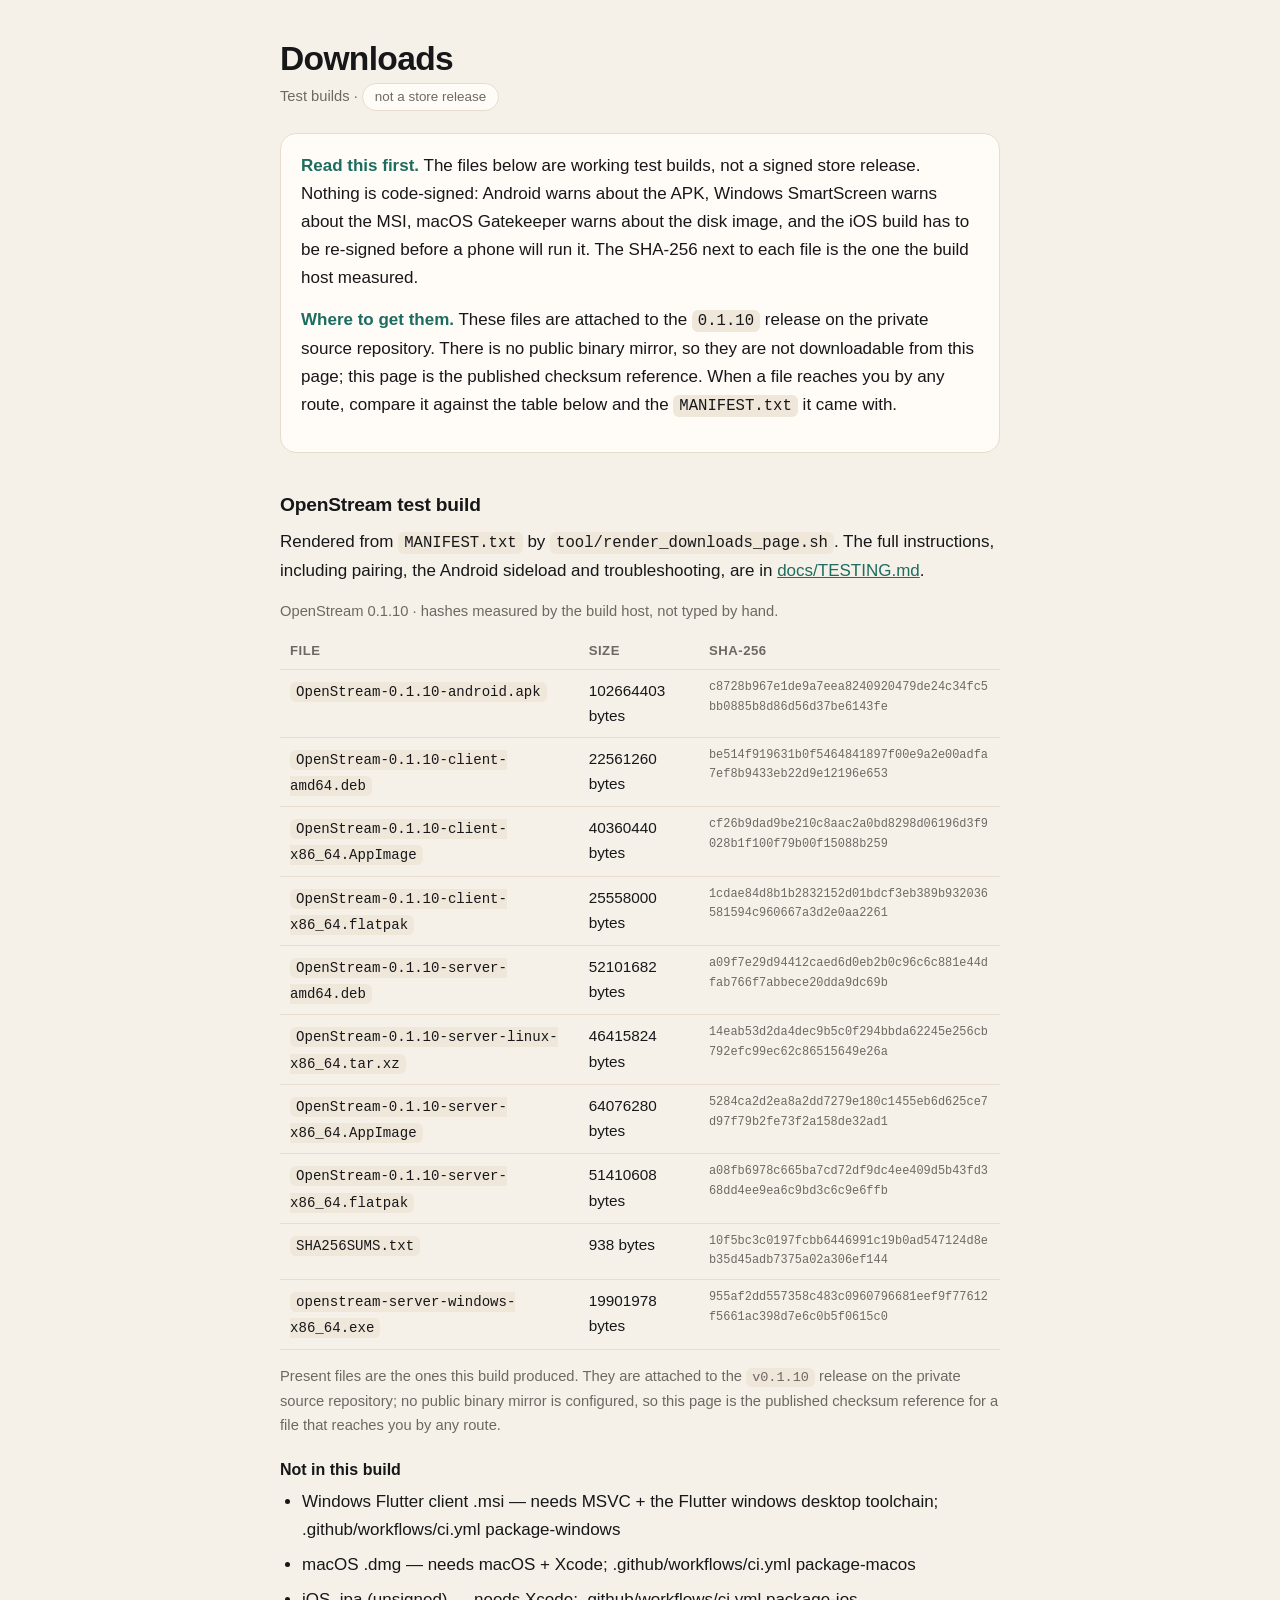
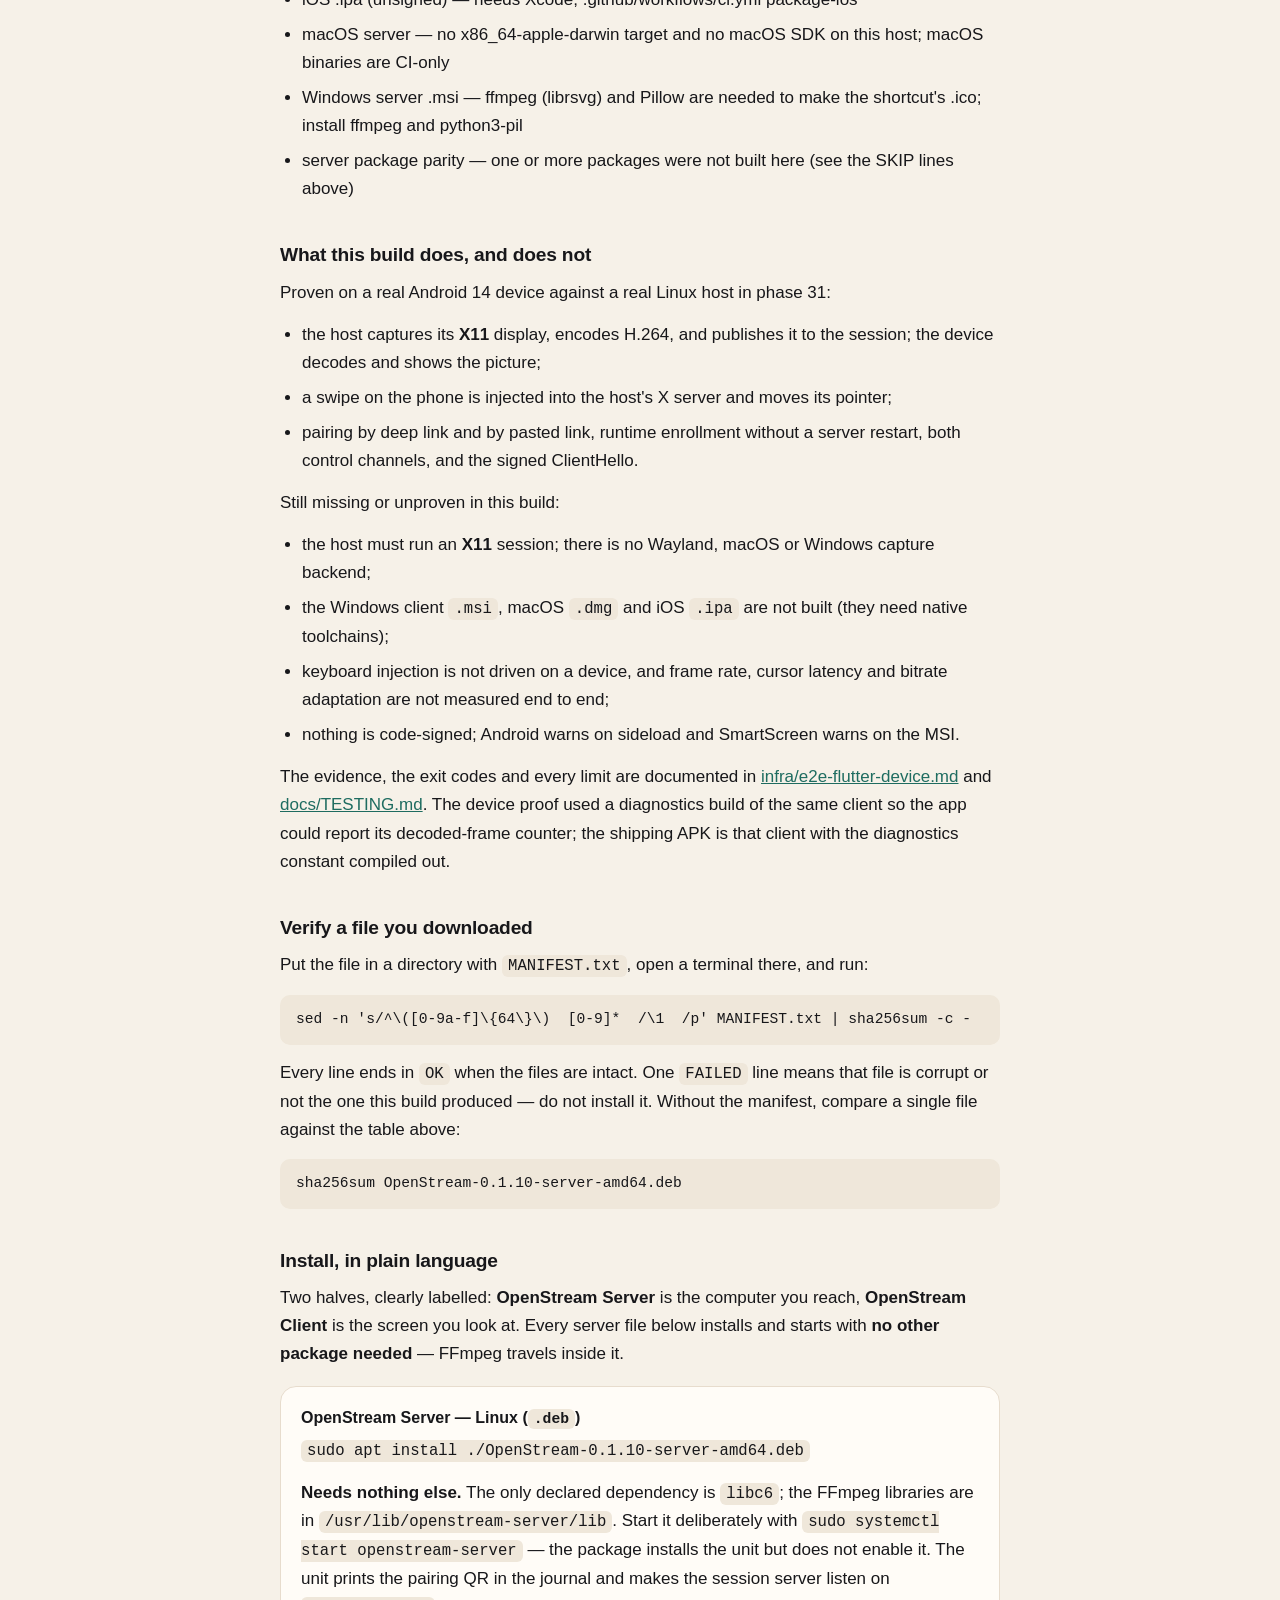
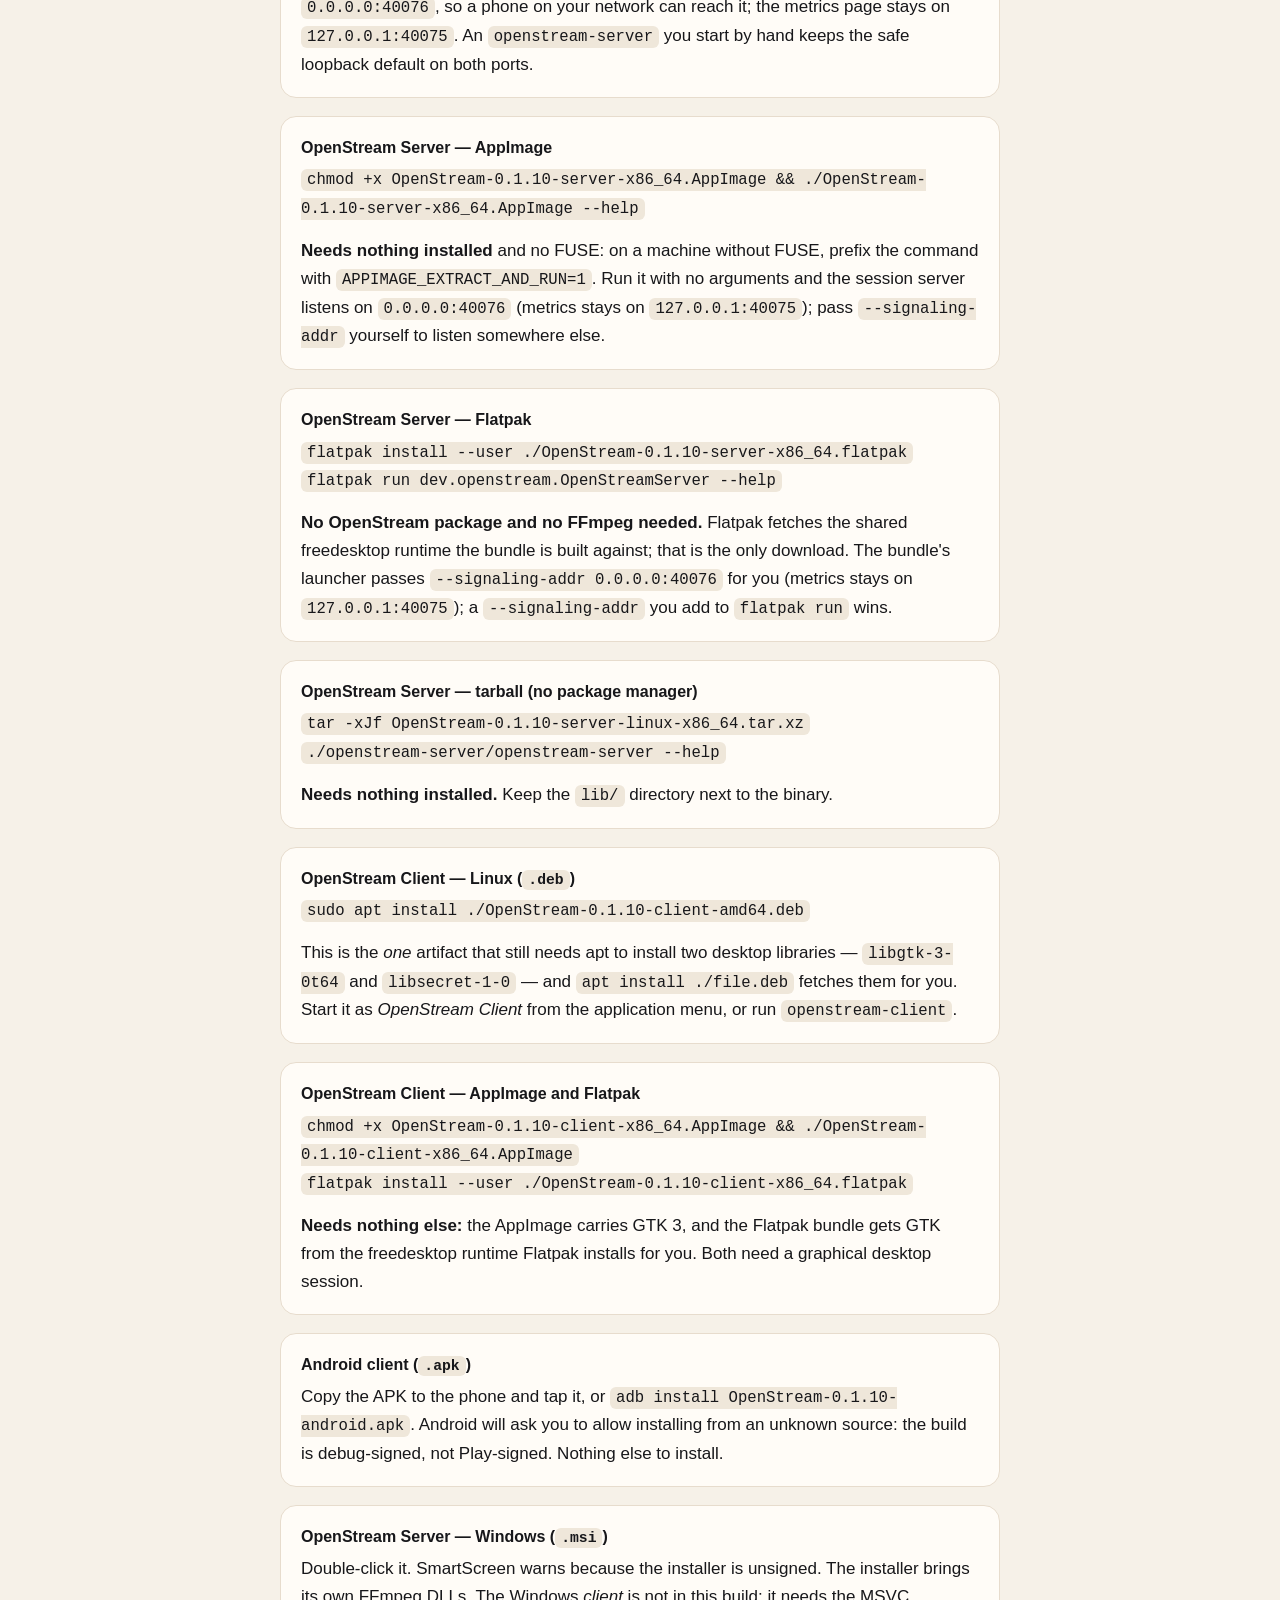
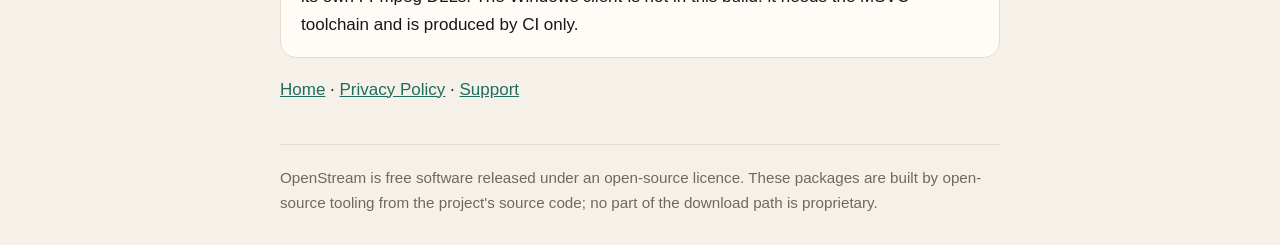
<file: downloads.html>
<!DOCTYPE html>
<html lang="en">
<head>
<meta charset="utf-8">
<meta name="viewport" content="width=device-width, initial-scale=1">
<title>Downloads — OpenStream</title>
<meta name="description" content="OpenStream test builds: what each artifact is, its SHA-256, and how to install it. Free and open-source remote desktop.">
<style>
  :root {
    --ink: #17171a;
    --muted: #6e6862;
    --cream: #f6f1e8;
    --paper: #fffcf7;
    --line: #e7dccd;
    --teal: #1e6c60;
    --lime: #4f7a22;
  }
  * { box-sizing: border-box; }
  body {
    margin: 0;
    padding: 40px 20px 72px;
    background: var(--cream);
    color: var(--ink);
    font: 17px/1.65 -apple-system, BlinkMacSystemFont, "Segoe UI", Roboto, Helvetica, Arial, sans-serif;
  }
  main { max-width: 720px; margin: 0 auto; }
  h1 { font-size: 2.1rem; line-height: 1.15; margin: 0 0 4px; letter-spacing: -.02em; }
  h2 { font-size: 1.2rem; margin: 36px 0 8px; letter-spacing: -.01em; }
  h3 { font-size: 1rem; margin: 20px 0 4px; }
  p { margin: 0 0 14px; }
  .updated { color: var(--muted); font-size: .92rem; margin-bottom: 8px; }
  .lede {
    background: var(--paper);
    border: 1px solid var(--line);
    border-radius: 16px;
    padding: 18px 20px;
    margin: 22px 0 8px;
  }
  .lede strong { color: var(--teal); }
  .app {
    background: var(--paper);
    border: 1px solid var(--line);
    border-radius: 16px;
    padding: 18px 20px;
    margin: 18px 0;
  }
  .app h3 { margin-top: 0; }
  .app p:last-child { margin-bottom: 0; }
  ul { margin: 0 0 14px; padding-left: 22px; }
  li { margin-bottom: 7px; }
  code { background: #efe7da; padding: 2px 6px; border-radius: 6px; font-size: .92em; }
  pre {
    background: #efe7da;
    padding: 14px 16px;
    border-radius: 10px;
    overflow-x: auto;
    font-size: .86em;
    line-height: 1.5;
  }
  a { color: var(--teal); }
  .status {
    display: inline-block;
    border: 1px solid var(--line);
    border-radius: 999px;
    padding: 2px 12px;
    font-size: .84rem;
    color: var(--muted);
    background: var(--paper);
  }
  table { width: 100%; border-collapse: collapse; margin: 8px 0 14px; font-size: .9em; }
  th, td { text-align: left; padding: 8px 10px; border-bottom: 1px solid var(--line); vertical-align: top; }
  th { font-weight: 600; color: var(--muted); font-size: .86em; text-transform: uppercase; letter-spacing: .04em; }
  td.hash { font-family: ui-monospace, SFMono-Regular, Menlo, monospace; font-size: .78em; word-break: break-all; color: var(--muted); }
  .tail {
    margin-top: 40px;
    padding-top: 20px;
    border-top: 1px solid var(--line);
    color: var(--muted);
    font-size: .95rem;
  }
</style>
</head>
<body>
<main>
  <h1>Downloads</h1>
  <p class="updated">Test builds &middot; <span class="status">not a store release</span></p>

  <div class="lede">
    <p><strong>Read this first.</strong> The files below are working test
    builds, not a signed store release. Nothing is code-signed: Android warns
    about the APK, Windows SmartScreen warns about the MSI, macOS Gatekeeper
    warns about the disk image, and the iOS build has to be re-signed before a
    phone will run it. The SHA-256 next to each file is the one the build host
    measured.</p>
    <p><strong>Where to get them.</strong> These files are attached to the
    <code>0.1.10</code> release on the private source repository. There is no
    public binary mirror, so they are not downloadable from this page; this page
    is the published checksum reference. When a file reaches you by any route,
    compare it against the table below and the <code>MANIFEST.txt</code> it came
    with.</p>
  </div>

  <h2>OpenStream test build</h2>
  <p>Rendered from <code>MANIFEST.txt</code> by
  <code>tool/render_downloads_page.sh</code>. The full instructions, including
  pairing, the Android sideload and troubleshooting, are in
  <a href="https://github.com/MHQurashi/openstream/blob/master/docs/TESTING.md">docs/TESTING.md</a>.</p>

<!-- artifacts:start -->
  <p class="updated">OpenStream 0.1.10 &middot; hashes measured by the build host, not typed by hand.</p>
  <table>
    <tr><th>File</th><th>Size</th><th>SHA-256</th></tr>
    <tr><td><code>OpenStream-0.1.10-android.apk</code></td><td>102664403 bytes</td><td class="hash">c8728b967e1de9a7eea8240920479de24c34fc5bb0885b8d86d56d37be6143fe</td></tr>
    <tr><td><code>OpenStream-0.1.10-client-amd64.deb</code></td><td>22561260 bytes</td><td class="hash">be514f919631b0f5464841897f00e9a2e00adfa7ef8b9433eb22d9e12196e653</td></tr>
    <tr><td><code>OpenStream-0.1.10-client-x86_64.AppImage</code></td><td>40360440 bytes</td><td class="hash">cf26b9dad9be210c8aac2a0bd8298d06196d3f9028b1f100f79b00f15088b259</td></tr>
    <tr><td><code>OpenStream-0.1.10-client-x86_64.flatpak</code></td><td>25558000 bytes</td><td class="hash">1cdae84d8b1b2832152d01bdcf3eb389b932036581594c960667a3d2e0aa2261</td></tr>
    <tr><td><code>OpenStream-0.1.10-server-amd64.deb</code></td><td>52101682 bytes</td><td class="hash">a09f7e29d94412caed6d0eb2b0c96c6c881e44dfab766f7abbece20dda9dc69b</td></tr>
    <tr><td><code>OpenStream-0.1.10-server-linux-x86_64.tar.xz</code></td><td>46415824 bytes</td><td class="hash">14eab53d2da4dec9b5c0f294bbda62245e256cb792efc99ec62c86515649e26a</td></tr>
    <tr><td><code>OpenStream-0.1.10-server-x86_64.AppImage</code></td><td>64076280 bytes</td><td class="hash">5284ca2d2ea8a2dd7279e180c1455eb6d625ce7d97f79b2fe73f2a158de32ad1</td></tr>
    <tr><td><code>OpenStream-0.1.10-server-x86_64.flatpak</code></td><td>51410608 bytes</td><td class="hash">a08fb6978c665ba7cd72df9dc4ee409d5b43fd368dd4ee9ea6c9bd3c6c9e6ffb</td></tr>
    <tr><td><code>SHA256SUMS.txt</code></td><td>938 bytes</td><td class="hash">10f5bc3c0197fcbb6446991c19b0ad547124d8eb35d45adb7375a02a306ef144</td></tr>
    <tr><td><code>openstream-server-windows-x86_64.exe</code></td><td>19901978 bytes</td><td class="hash">955af2dd557358c483c0960796681eef9f77612f5661ac398d7e6c0b5f0615c0</td></tr>
  </table>
  <p class="updated">Present files are the ones this build produced. They are
  attached to the <code>v0.1.10</code> release on the private source repository; no
  public binary mirror is configured, so this page is the published checksum
  reference for a file that reaches you by any route.</p>
  <h3>Not in this build</h3>
  <ul>
    <li>Windows Flutter client .msi — needs MSVC + the Flutter windows desktop toolchain; .github/workflows/ci.yml package-windows</li>
    <li>macOS .dmg — needs macOS + Xcode; .github/workflows/ci.yml package-macos</li>
    <li>iOS .ipa (unsigned) — needs Xcode; .github/workflows/ci.yml package-ios</li>
    <li>macOS server — no x86_64-apple-darwin target and no macOS SDK on this host; macOS binaries are CI-only</li>
    <li>Windows server .msi — ffmpeg (librsvg) and Pillow are needed to make the shortcut's .ico; install ffmpeg and python3-pil</li>
    <li>server package parity — one or more packages were not built here (see the SKIP lines above)</li>
  </ul>
<!-- artifacts:end -->

  <h2>What this build does, and does not</h2>
  <p>Proven on a real Android 14 device against a real Linux host in phase 31:</p>
  <ul>
    <li>the host captures its <strong>X11</strong> display, encodes H.264, and
        publishes it to the session; the device decodes and shows the picture;</li>
    <li>a swipe on the phone is injected into the host's X server and moves its
        pointer;</li>
    <li>pairing by deep link and by pasted link, runtime enrollment without a
        server restart, both control channels, and the signed ClientHello.</li>
  </ul>
  <p>Still missing or unproven in this build:</p>
  <ul>
    <li>the host must run an <strong>X11</strong> session; there is no Wayland,
        macOS or Windows capture backend;</li>
    <li>the Windows client <code>.msi</code>, macOS <code>.dmg</code> and iOS
        <code>.ipa</code> are not built (they need native toolchains);</li>
    <li>keyboard injection is not driven on a device, and frame rate, cursor
        latency and bitrate adaptation are not measured end to end;</li>
    <li>nothing is code-signed; Android warns on sideload and SmartScreen warns
        on the MSI.</li>
  </ul>
  <p>The evidence, the exit codes and every limit are documented in
  <a href="https://github.com/MHQurashi/openstream/blob/main/infra/e2e-flutter-device.md">infra/e2e-flutter-device.md</a>
  and <a href="https://github.com/MHQurashi/openstream/blob/main/docs/TESTING.md">docs/TESTING.md</a>.
  The device proof used a diagnostics build of the same client so the app could
  report its decoded-frame counter; the shipping APK is that client with the
  diagnostics constant compiled out.</p>

  <h2>Verify a file you downloaded</h2>
  <p>Put the file in a directory with <code>MANIFEST.txt</code>, open a terminal
  there, and run:</p>
<pre>sed -n 's/^\([0-9a-f]\{64\}\)  [0-9]*  /\1  /p' MANIFEST.txt | sha256sum -c -</pre>
  <p>Every line ends in <code>OK</code> when the files are intact. One
  <code>FAILED</code> line means that file is corrupt or not the one this build
  produced &mdash; do not install it. Without the manifest, compare a single
  file against the table above:</p>
<pre>sha256sum OpenStream-0.1.10-server-amd64.deb</pre>

  <h2>Install, in plain language</h2>
  <p>Two halves, clearly labelled: <strong>OpenStream Server</strong> is the
  computer you reach, <strong>OpenStream Client</strong> is the screen you look
  at. Every server file below installs and starts with <strong>no other package
  needed</strong> — FFmpeg travels inside it.</p>

  <div class="app">
    <h3>OpenStream Server &mdash; Linux (<code>.deb</code>)</h3>
    <p><code>sudo apt install ./OpenStream-0.1.10-server-amd64.deb</code></p>
    <p><strong>Needs nothing else.</strong> The only declared dependency is
    <code>libc6</code>; the FFmpeg libraries are in
    <code>/usr/lib/openstream-server/lib</code>. Start it deliberately with
    <code>sudo systemctl start openstream-server</code> — the package installs
    the unit but does not enable it. The unit prints the pairing QR in the
    journal and makes the session server listen on <code>0.0.0.0:40076</code>,
    so a phone on your network can reach it; the metrics page stays on
    <code>127.0.0.1:40075</code>. An <code>openstream-server</code> you start by
    hand keeps the safe loopback default on both ports.</p>
  </div>

  <div class="app">
    <h3>OpenStream Server &mdash; AppImage</h3>
    <p><code>chmod +x OpenStream-0.1.10-server-x86_64.AppImage &amp;&amp;
    ./OpenStream-0.1.10-server-x86_64.AppImage --help</code></p>
    <p><strong>Needs nothing installed</strong> and no FUSE: on a machine without
    FUSE, prefix the command with <code>APPIMAGE_EXTRACT_AND_RUN=1</code>. Run it
    with no arguments and the session server listens on <code>0.0.0.0:40076</code>
    (metrics stays on <code>127.0.0.1:40075</code>); pass
    <code>--signaling-addr</code> yourself to listen somewhere else.</p>
  </div>

  <div class="app">
    <h3>OpenStream Server &mdash; Flatpak</h3>
    <p><code>flatpak install --user ./OpenStream-0.1.10-server-x86_64.flatpak</code><br>
    <code>flatpak run dev.openstream.OpenStreamServer --help</code></p>
    <p><strong>No OpenStream package and no FFmpeg needed.</strong> Flatpak
    fetches the shared freedesktop runtime the bundle is built against; that is
    the only download. The bundle's launcher passes
    <code>--signaling-addr 0.0.0.0:40076</code> for you (metrics stays on
    <code>127.0.0.1:40075</code>); a <code>--signaling-addr</code> you add to
    <code>flatpak run</code> wins.</p>
  </div>

  <div class="app">
    <h3>OpenStream Server &mdash; tarball (no package manager)</h3>
    <p><code>tar -xJf OpenStream-0.1.10-server-linux-x86_64.tar.xz</code><br>
    <code>./openstream-server/openstream-server --help</code></p>
    <p><strong>Needs nothing installed.</strong> Keep the <code>lib/</code>
    directory next to the binary.</p>
  </div>

  <div class="app">
    <h3>OpenStream Client &mdash; Linux (<code>.deb</code>)</h3>
    <p><code>sudo apt install ./OpenStream-0.1.10-client-amd64.deb</code></p>
    <p>This is the <em>one</em> artifact that still needs apt to install two
    desktop libraries &mdash; <code>libgtk-3-0t64</code> and
    <code>libsecret-1-0</code> &mdash; and <code>apt install ./file.deb</code>
    fetches them for you. Start it as <em>OpenStream Client</em> from the
    application menu, or run <code>openstream-client</code>.</p>
  </div>

  <div class="app">
    <h3>OpenStream Client &mdash; AppImage and Flatpak</h3>
    <p><code>chmod +x OpenStream-0.1.10-client-x86_64.AppImage &amp;&amp;
    ./OpenStream-0.1.10-client-x86_64.AppImage</code><br>
    <code>flatpak install --user ./OpenStream-0.1.10-client-x86_64.flatpak</code></p>
    <p><strong>Needs nothing else:</strong> the AppImage carries GTK 3, and the
    Flatpak bundle gets GTK from the freedesktop runtime Flatpak installs for
    you. Both need a graphical desktop session.</p>
  </div>

  <div class="app">
    <h3>Android client (<code>.apk</code>)</h3>
    <p>Copy the APK to the phone and tap it, or
    <code>adb install OpenStream-0.1.10-android.apk</code>. Android will ask you
    to allow installing from an unknown source: the build is debug-signed, not
    Play-signed. Nothing else to install.</p>
  </div>

  <div class="app">
    <h3>OpenStream Server &mdash; Windows (<code>.msi</code>)</h3>
    <p>Double-click it. SmartScreen warns because the installer is unsigned. The
    installer brings its own FFmpeg DLLs. The Windows <em>client</em> is not in
    this build: it needs the MSVC toolchain and is produced by CI only.</p>
  </div>

  <p><a href="index.html">Home</a> &middot;
  <a href="privacy.html">Privacy Policy</a> &middot;
  <a href="support.html">Support</a></p>

  <div class="tail">
    OpenStream is free software released under an open-source licence. These
    packages are built by open-source tooling from the project's source code;
    no part of the download path is proprietary.
  </div>
</main>
</body>
</html>
</file>
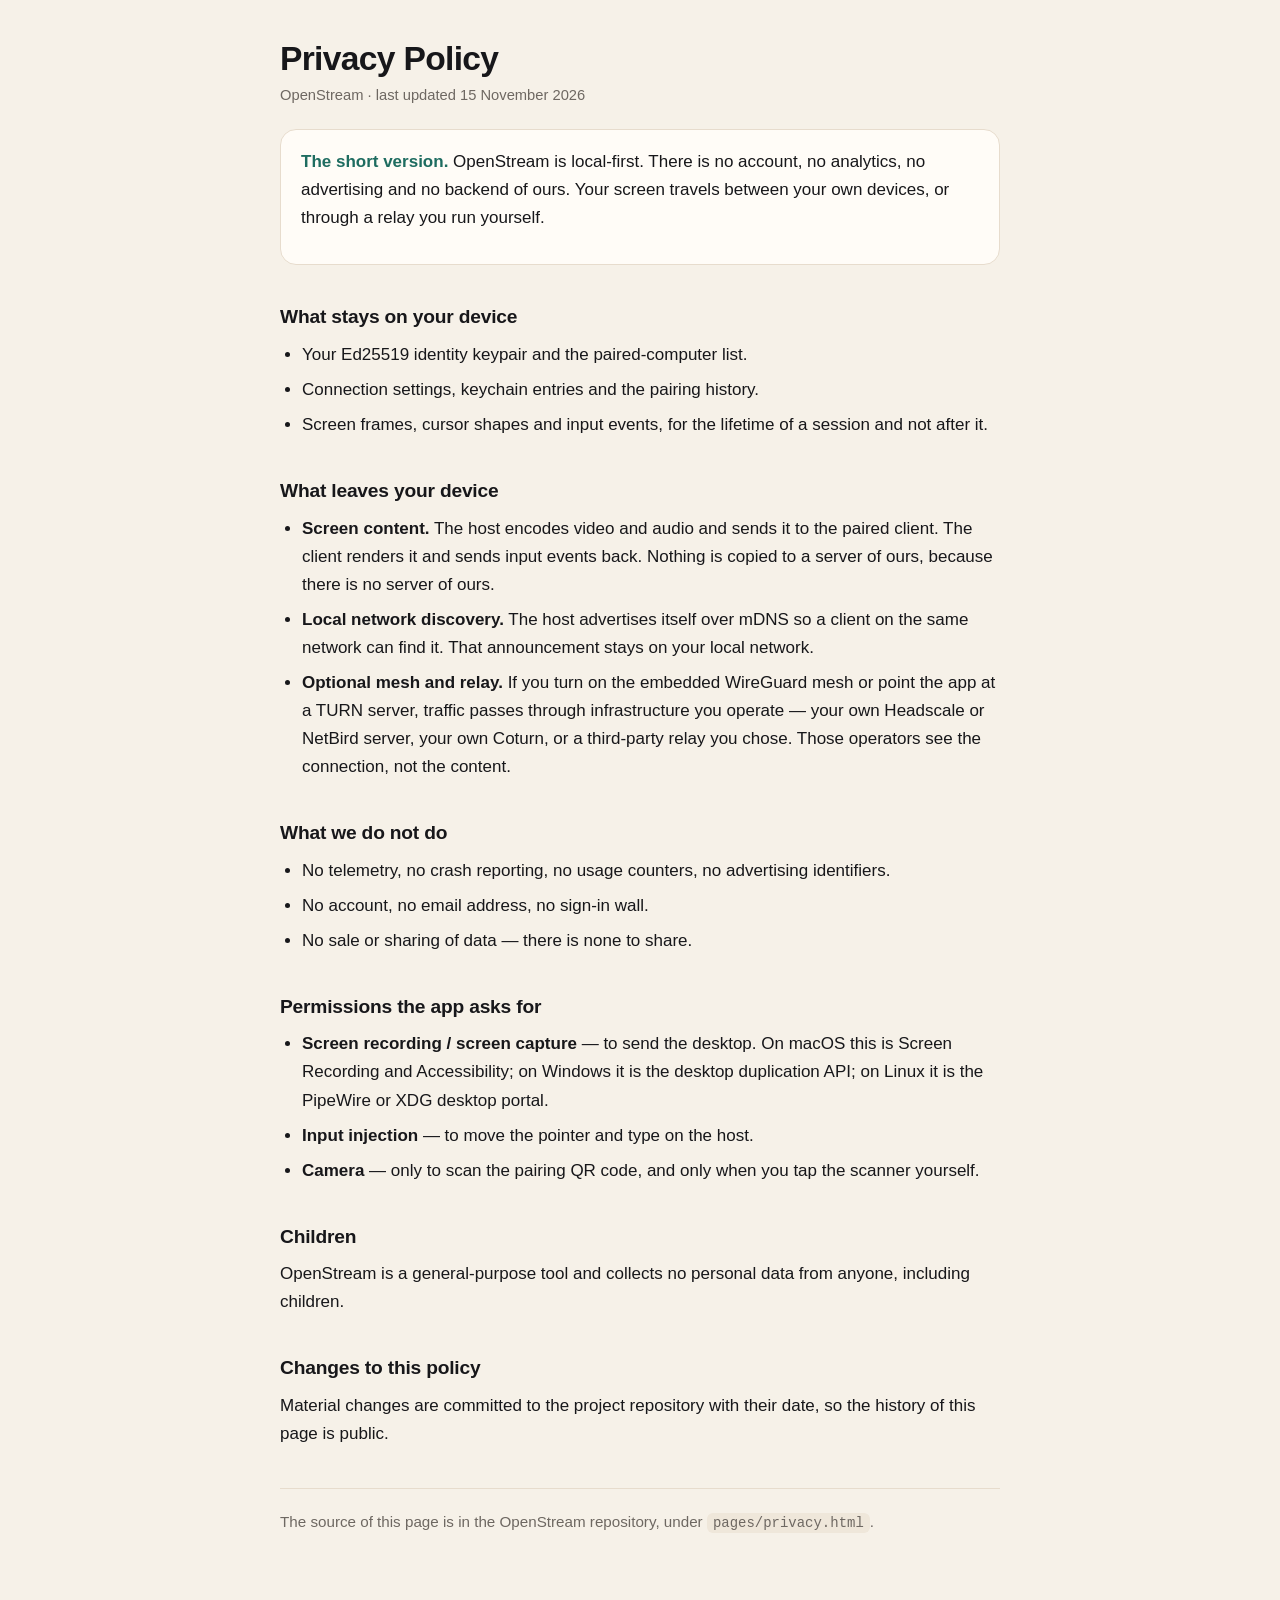
<file: privacy.html>
<!DOCTYPE html>
<html lang="en">
<head>
<meta charset="utf-8">
<meta name="viewport" content="width=device-width, initial-scale=1">
<title>Privacy Policy — OpenStream</title>
<meta name="description" content="How OpenStream handles data: local-first, no account, no analytics, no backend of ours.">
<style>
  :root {
    --ink: #17171a;
    --muted: #6e6862;
    --cream: #f6f1e8;
    --paper: #fffcf7;
    --line: #e7dccd;
    --teal: #1e6c60;
    --lime: #4f7a22;
  }
  * { box-sizing: border-box; }
  body {
    margin: 0;
    padding: 40px 20px 72px;
    background: var(--cream);
    color: var(--ink);
    font: 17px/1.65 -apple-system, BlinkMacSystemFont, "Segoe UI", Roboto, Helvetica, Arial, sans-serif;
  }
  main { max-width: 720px; margin: 0 auto; }
  h1 { font-size: 2.1rem; line-height: 1.15; margin: 0 0 4px; letter-spacing: -.02em; }
  h2 { font-size: 1.2rem; margin: 36px 0 8px; letter-spacing: -.01em; }
  h3 { font-size: 1rem; margin: 20px 0 4px; }
  p { margin: 0 0 14px; }
  .updated { color: var(--muted); font-size: .92rem; margin-bottom: 8px; }
  .lede {
    background: var(--paper);
    border: 1px solid var(--line);
    border-radius: 16px;
    padding: 18px 20px;
    margin: 22px 0 8px;
  }
  .lede strong { color: var(--teal); }
  ul { margin: 0 0 14px; padding-left: 22px; }
  li { margin-bottom: 7px; }
  code { background: #efe7da; padding: 2px 6px; border-radius: 6px; font-size: .92em; }
  a { color: var(--teal); }
  .tail {
    margin-top: 40px;
    padding-top: 20px;
    border-top: 1px solid var(--line);
    color: var(--muted);
    font-size: .95rem;
  }
</style>
</head>
<body>
<main>
  <h1>Privacy Policy</h1>
  <p class="updated">OpenStream &middot; last updated 15 November 2026</p>

  <div class="lede">
    <p><strong>The short version.</strong> OpenStream is local-first. There is no
    account, no analytics, no advertising and no backend of ours. Your screen
    travels between your own devices, or through a relay you run yourself.</p>
  </div>

  <h2>What stays on your device</h2>
  <ul>
    <li>Your Ed25519 identity keypair and the paired-computer list.</li>
    <li>Connection settings, keychain entries and the pairing history.</li>
    <li>Screen frames, cursor shapes and input events, for the lifetime of a
        session and not after it.</li>
  </ul>

  <h2>What leaves your device</h2>
  <ul>
    <li><strong>Screen content.</strong> The host encodes video and audio and
        sends it to the paired client. The client renders it and sends input
        events back. Nothing is copied to a server of ours, because there is no
        server of ours.</li>
    <li><strong>Local network discovery.</strong> The host advertises itself
        over mDNS so a client on the same network can find it. That
        announcement stays on your local network.</li>
    <li><strong>Optional mesh and relay.</strong> If you turn on the embedded
        WireGuard mesh or point the app at a TURN server, traffic passes
        through infrastructure you operate &mdash; your own Headscale or NetBird
        server, your own Coturn, or a third-party relay you chose. Those
        operators see the connection, not the content.</li>
  </ul>

  <h2>What we do not do</h2>
  <ul>
    <li>No telemetry, no crash reporting, no usage counters, no advertising
        identifiers.</li>
    <li>No account, no email address, no sign-in wall.</li>
    <li>No sale or sharing of data &mdash; there is none to share.</li>
  </ul>

  <h2>Permissions the app asks for</h2>
  <ul>
    <li><strong>Screen recording / screen capture</strong> &mdash; to send the
        desktop. On macOS this is Screen Recording and Accessibility; on
        Windows it is the desktop duplication API; on Linux it is the
        PipeWire or XDG desktop portal.</li>
    <li><strong>Input injection</strong> &mdash; to move the pointer and type
        on the host.</li>
    <li><strong>Camera</strong> &mdash; only to scan the pairing QR code, and
        only when you tap the scanner yourself.</li>
  </ul>

  <h2>Children</h2>
  <p>OpenStream is a general-purpose tool and collects no personal data from
  anyone, including children.</p>

  <h2>Changes to this policy</h2>
  <p>Material changes are committed to the project repository with their date,
  so the history of this page is public.</p>

  <div class="tail">
    The source of this page is in the OpenStream repository, under
    <code>pages/privacy.html</code>.
  </div>
</main>
</body>
</html>
</file>
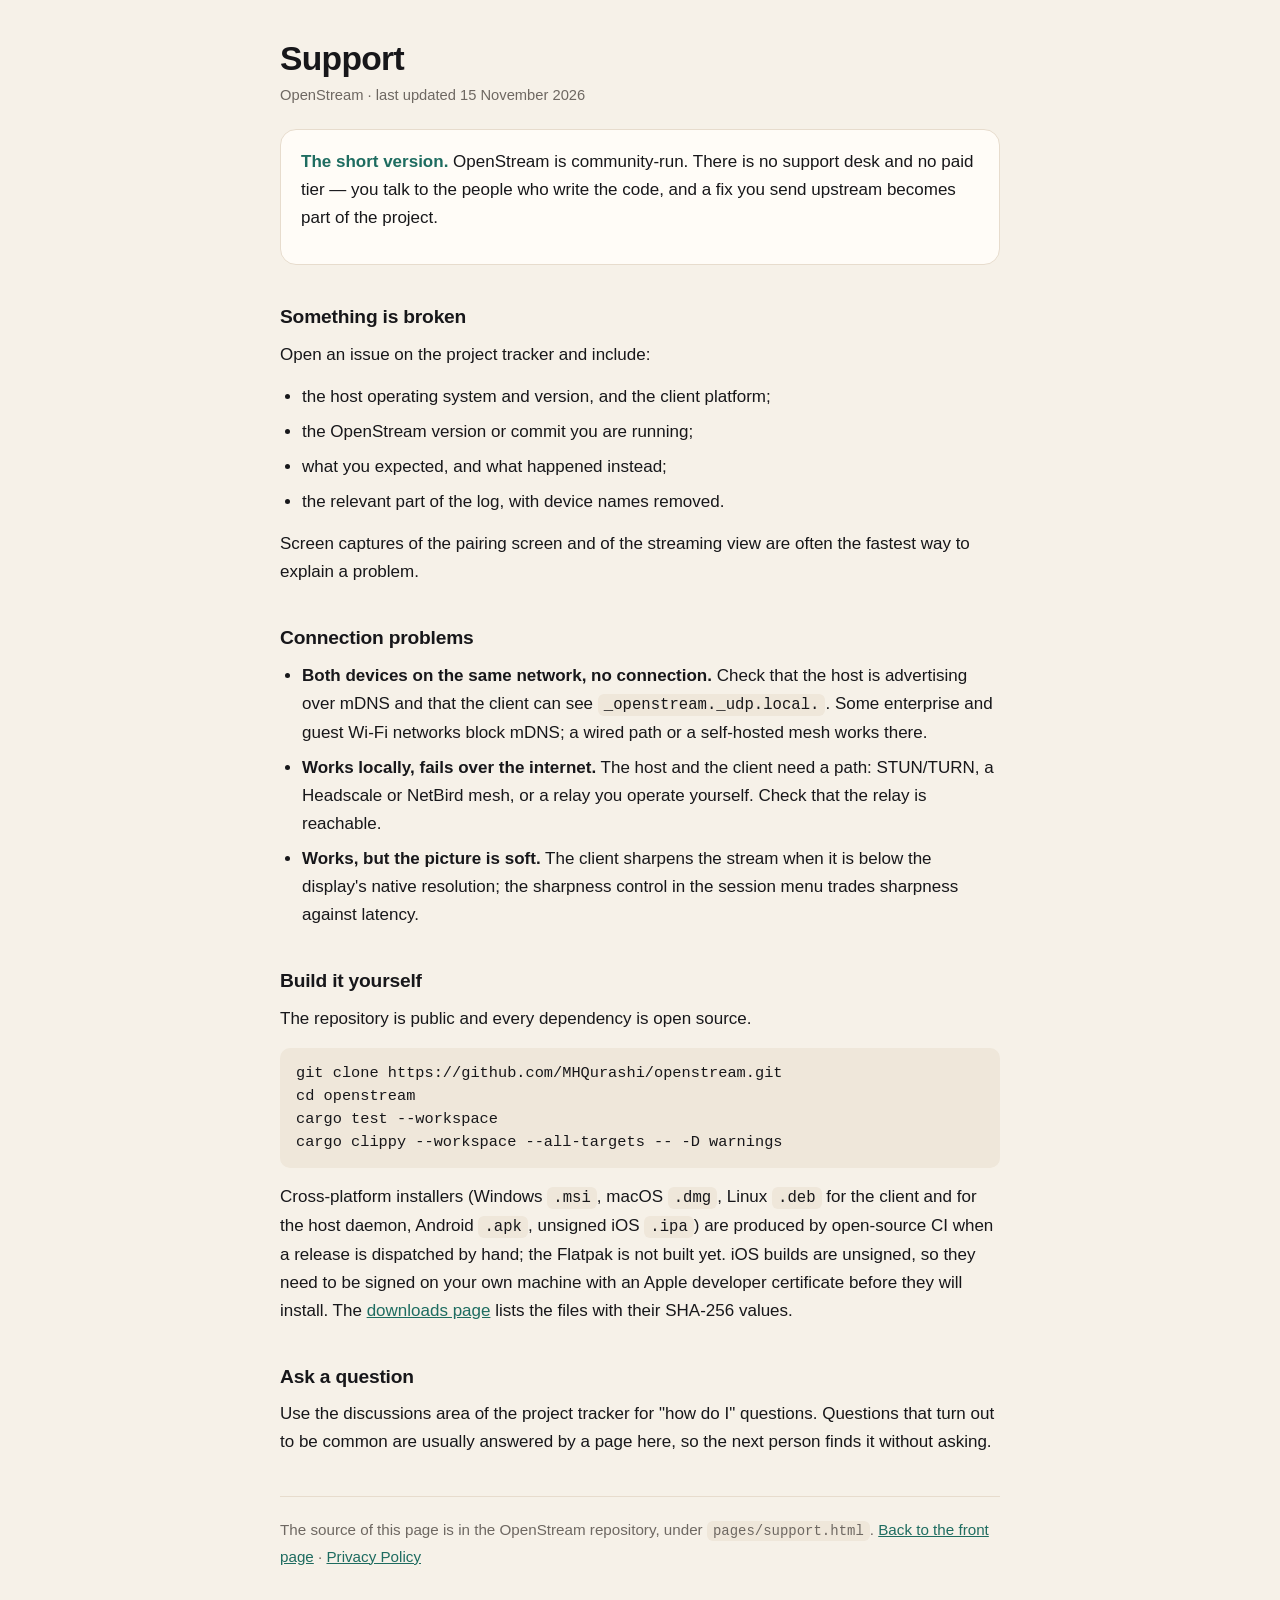
<file: support.html>
<!DOCTYPE html>
<html lang="en">
<head>
<meta charset="utf-8">
<meta name="viewport" content="width=device-width, initial-scale=1">
<title>Support — OpenStream</title>
<meta name="description" content="How to get help with OpenStream: report a bug, request a feature, or build from source.">
<style>
  :root {
    --ink: #17171a;
    --muted: #6e6862;
    --cream: #f6f1e8;
    --paper: #fffcf7;
    --line: #e7dccd;
    --teal: #1e6c60;
    --lime: #4f7a22;
  }
  * { box-sizing: border-box; }
  body {
    margin: 0;
    padding: 40px 20px 72px;
    background: var(--cream);
    color: var(--ink);
    font: 17px/1.65 -apple-system, BlinkMacSystemFont, "Segoe UI", Roboto, Helvetica, Arial, sans-serif;
  }
  main { max-width: 720px; margin: 0 auto; }
  h1 { font-size: 2.1rem; line-height: 1.15; margin: 0 0 4px; letter-spacing: -.02em; }
  h2 { font-size: 1.2rem; margin: 36px 0 8px; letter-spacing: -.01em; }
  h3 { font-size: 1rem; margin: 20px 0 4px; }
  p { margin: 0 0 14px; }
  .updated { color: var(--muted); font-size: .92rem; margin-bottom: 8px; }
  .lede {
    background: var(--paper);
    border: 1px solid var(--line);
    border-radius: 16px;
    padding: 18px 20px;
    margin: 22px 0 8px;
  }
  .lede strong { color: var(--teal); }
  .app {
    background: var(--paper);
    border: 1px solid var(--line);
    border-radius: 16px;
    padding: 18px 20px;
    margin: 18px 0;
  }
  .app h3 { margin-top: 0; }
  .app p:last-child { margin-bottom: 0; }
  ul { margin: 0 0 14px; padding-left: 22px; }
  li { margin-bottom: 7px; }
  code { background: #efe7da; padding: 2px 6px; border-radius: 6px; font-size: .92em; }
  pre {
    background: #efe7da;
    padding: 14px 16px;
    border-radius: 10px;
    overflow-x: auto;
    font-size: .9em;
    line-height: 1.5;
  }
  a { color: var(--teal); }
  .tail {
    margin-top: 40px;
    padding-top: 20px;
    border-top: 1px solid var(--line);
    color: var(--muted);
    font-size: .95rem;
  }
</style>
</head>
<body>
<main>
  <h1>Support</h1>
  <p class="updated">OpenStream &middot; last updated 15 November 2026</p>

  <div class="lede">
    <p><strong>The short version.</strong> OpenStream is community-run. There is
    no support desk and no paid tier &mdash; you talk to the people who write
    the code, and a fix you send upstream becomes part of the project.</p>
  </div>

  <h2>Something is broken</h2>
  <p>Open an issue on the project tracker and include:</p>
  <ul>
    <li>the host operating system and version, and the client platform;</li>
    <li>the OpenStream version or commit you are running;</li>
    <li>what you expected, and what happened instead;</li>
    <li>the relevant part of the log, with device names removed.</li>
  </ul>
  <p>Screen captures of the pairing screen and of the streaming view are often
  the fastest way to explain a problem.</p>

  <h2>Connection problems</h2>
  <ul>
    <li><strong>Both devices on the same network, no connection.</strong> Check
        that the host is advertising over mDNS and that the client can see
        <code>_openstream._udp.local.</code>. Some enterprise and guest Wi-Fi
        networks block mDNS; a wired path or a self-hosted mesh works there.</li>
    <li><strong>Works locally, fails over the internet.</strong> The host and
        the client need a path: STUN/TURN, a Headscale or NetBird mesh, or a
        relay you operate yourself. Check that the relay is reachable.</li>
    <li><strong>Works, but the picture is soft.</strong> The client sharpens
        the stream when it is below the display's native resolution; the
        sharpness control in the session menu trades sharpness against
        latency.</li>
  </ul>

  <h2>Build it yourself</h2>
  <p>The repository is public and every dependency is open source.</p>
<pre>git clone https://github.com/MHQurashi/openstream.git
cd openstream
cargo test --workspace
cargo clippy --workspace --all-targets -- -D warnings</pre>
  <p>Cross-platform installers (Windows <code>.msi</code>, macOS
  <code>.dmg</code>, Linux <code>.deb</code> for the client and for the host
  daemon, Android <code>.apk</code>, unsigned iOS <code>.ipa</code>) are
  produced by open-source CI when a release is dispatched by hand; the Flatpak
  is not built yet. iOS builds are unsigned, so they need to be signed on your
  own machine with an Apple developer certificate before they will install.
  The <a href="downloads.html">downloads page</a> lists the files with their
  SHA-256 values.</p>

  <h2>Ask a question</h2>
  <p>Use the discussions area of the project tracker for "how do I" questions.
  Questions that turn out to be common are usually answered by a page here, so
  the next person finds it without asking.</p>

  <div class="tail">
    The source of this page is in the OpenStream repository, under
    <code>pages/support.html</code>. <a href="index.html">Back to the front
    page</a> &middot; <a href="privacy.html">Privacy Policy</a>
  </div>
</main>
</body>
</html>
</file>
<file: review/app.css>
@font-face {
  font-family: "Instrument Sans";
  src: url("[data-uri]") format("woff2");
  font-weight: 400 700;
  font-style: normal;
  font-display: swap;
}
@font-face {
  font-family: "Instrument Serif";
  src: url("[data-uri]") format("woff2");
  font-weight: 400;
  font-style: normal;
  font-display: swap;
}
@font-face {
  font-family: "IBM Plex Mono";
  src: url("[data-uri]") format("woff2");
  font-weight: 400 500;
  font-style: normal;
  font-display: swap;
}


/* ---------------------------------------------------------------- tokens */
:root {
  --canvas:      #F6F5F2;
  --surface:     #FFFFFF;
  --surface-2:   #FBFAF7;
  --surface-3:   #EFEDE8;

  --ink:         #141618;
  --ink-2:       #41454A;
  --muted:       #696E74;

  --line:        #DEDCD6;
  --line-2:      #C9C6BE;
  --line-strong: #8E8A81;

  --accent:      #1F5FBF;
  --accent-ink:  #FFFFFF;
  --accent-wash: #E7EEF9;
  --accent-line: #A9C2E8;

  --pos:         #146C43;
  --pos-wash:    #E3F3E9;
  --warn:        #8A5300;
  --warn-wash:   #FBEFD7;
  --crit:        #B3261E;
  --crit-wash:   #FBE9E7;

  --video:       #0B0C0E;
  --video-ink:   #FFFFFF;
  --video-muted: #C3C8CC;

  --r-xs: 2px;
  --r-sm: 4px;
  --r-md: 6px;
  --r-lg: 10px;

  --sans: "Instrument Sans", ui-sans-serif, system-ui, -apple-system, "Segoe UI", sans-serif;
  --serif: "Instrument Serif", ui-serif, Georgia, "Times New Roman", serif;
  --mono: "IBM Plex Mono", ui-monospace, SFMono-Regular, Menlo, monospace;

  --measure: 68ch;
}

html[data-theme="dark"] {
  --canvas:      #0F1113;
  --surface:     #171A1D;
  --surface-2:   #1C2024;
  --surface-3:   #23282D;

  --ink:         #F1F3F5;
  --ink-2:       #C9CDD1;
  --muted:       #9BA1A7;

  --line:        #2C3034;
  --line-2:      #3A4045;
  --line-strong: #6B7278;

  --accent:      #6FA8FF;
  --accent-ink:  #07121F;
  --accent-wash: #16243B;
  --accent-line: #2E4A78;

  --pos:         #5FD08A;
  --pos-wash:    #12261A;
  --warn:        #E0A758;
  --warn-wash:   #2A2013;
  --crit:        #FF8A80;
  --crit-wash:   #2E1715;

  --video:       #050607;
  --video-ink:   #FFFFFF;
  --video-muted: #C3C8CC;
}

/* --------------------------------------------------------------- base */
*, *::before, *::after { box-sizing: border-box; }

html { -webkit-text-size-adjust: 100%; }

body {
  margin: 0;
  background: var(--canvas);
  color: var(--ink);
  font-family: var(--sans);
  font-size: 16px;
  line-height: 1.55;
  font-weight: 400;
  letter-spacing: -0.003em;
  -webkit-font-smoothing: antialiased;
  text-rendering: optimizeLegibility;
}

h1, h2, h3, h4 { margin: 0; font-weight: 400; letter-spacing: -0.018em; }
p { margin: 0; }
a { color: inherit; }
img { max-width: 100%; display: block; }

button, input, select, textarea { font: inherit; color: inherit; }
button, a[href], select, summary, [role="button"], [role="switch"], [role="tab"] { cursor: pointer; }
button { background: none; border: none; padding: 0; }
button:disabled { cursor: not-allowed; }
input, select { background: none; border: none; }
input:focus-visible, select:focus-visible, textarea:focus-visible { outline: none; }

:focus-visible {
  outline: 2px solid var(--accent);
  outline-offset: 2px;
  border-radius: var(--r-xs);
}

.mono { font-family: var(--mono); font-size: 0.8125rem; letter-spacing: 0; }
.serif { font-family: var(--serif); }
.tnum { font-variant-numeric: tabular-nums; }
.vh {
  position: absolute; width: 1px; height: 1px; padding: 0; margin: -1px;
  overflow: hidden; clip: rect(0 0 0 0); white-space: nowrap; border: 0;
}

/* ------------------------------------------------------- document shell */
.doc { max-width: 1120px; margin: 0 auto; padding: 0 32px 96px; }

.masthead {
  padding: 60px 0 0;
  border-bottom: 1px solid var(--line);
}
.masthead .doc { padding-bottom: 52px; }
.masthead__top {
  display: flex; align-items: baseline; justify-content: space-between;
  gap: 24px; flex-wrap: wrap;
}
.wordmark {
  font-family: var(--serif);
  font-size: 44px;
  line-height: 1;
  letter-spacing: -0.015em;
}
.wordmark--sm { font-size: 26px; }
.masthead__meta {
  font-family: var(--mono);
  font-size: 11px;
  letter-spacing: 0.06em;
  text-transform: uppercase;
  color: var(--muted);
}
.standfirst {
  max-width: 58ch;
  font-size: 19px;
  line-height: 1.5;
  color: var(--ink-2);
  padding: 22px 0 30px;
  letter-spacing: -0.008em;
}
.standfirst em { font-style: normal; color: var(--ink); }

.docnav {
  position: sticky; top: 0; z-index: 40;
  padding: 11px 0;
  background: var(--canvas);
  border-bottom: 1px solid var(--line);
}
.docnav .doc {
  display: flex; gap: 26px; align-items: center;
  overflow-x: auto;
  scrollbar-width: none;
  padding-bottom: 0;
}
.docnav .doc::-webkit-scrollbar { display: none; }
.docnav a {
  font-size: 13px; color: var(--muted); text-decoration: none;
  white-space: nowrap; padding: 4px 0;
  border-bottom: 1px solid transparent;
}
.docnav a:hover { color: var(--ink); border-bottom-color: var(--line-strong); }
.docnav__spacer { flex: 1 1 auto; }

.theme-btn {
  display: inline-flex; align-items: center; gap: 8px;
  min-height: 32px; padding: 0 12px;
  border: 1px solid var(--line-2); border-radius: var(--r-sm);
  font-size: 12px; color: var(--ink-2);
  background: var(--surface);
}
.theme-btn:hover { border-color: var(--line-strong); color: var(--ink); }
.theme-btn__dot {
  width: 9px; height: 9px; border-radius: 50%;
  background: var(--ink); flex: none;
}
html[data-theme="dark"] .theme-btn__dot { background: var(--ink); box-shadow: 0 0 0 3px var(--surface-3); }

/* ------------------------------------------------------------ sections */
.sec { padding: 56px 0 0; }
.sec__head { display: flex; gap: 28px; align-items: flex-start; margin-bottom: 34px; }
.sec__num {
  font-family: var(--mono); font-size: 11px; letter-spacing: 0.08em;
  color: var(--muted); padding-top: 9px; flex: none; width: 52px;
}
.sec__title { font-family: var(--serif); font-size: 34px; line-height: 1.1; letter-spacing: -0.012em; }
.sec__note { margin-top: 10px; max-width: var(--measure); color: var(--ink-2); font-size: 15px; }
.sec__body { padding-left: 80px; }
@media (max-width: 860px) {
  .sec__body { padding-left: 0; }
  .sec__head { flex-direction: column; gap: 8px; }
  .sec__num { padding-top: 0; }
  .doc { padding: 0 20px 80px; }
  .masthead { padding-top: 44px; }
  .wordmark { font-size: 34px; }
}

.rule { border: 0; border-top: 1px solid var(--line); margin: 0; }

/* ------------------------------------------------------- spec row lists */
.spec { border-top: 1px solid var(--line); }
.spec__row {
  display: grid; grid-template-columns: 190px 1fr; gap: 24px;
  padding: 15px 0; border-bottom: 1px solid var(--line);
  align-items: start;
}
.spec__row dt {
  font-family: var(--mono); font-size: 11px; letter-spacing: 0.05em;
  text-transform: uppercase; color: var(--muted); padding-top: 3px;
}
.spec__row dd { margin: 0; font-size: 15px; color: var(--ink-2); }
.spec__row dd strong { color: var(--ink); font-weight: 500; }
@media (max-width: 640px) {
  .spec__row { grid-template-columns: 1fr; gap: 6px; }
}

/* ---------------------------------------------------------- type sample */
.typesample { border-top: 1px solid var(--line); }
.typesample__row {
  display: grid; grid-template-columns: 190px 1fr; gap: 24px;
  padding: 20px 0; border-bottom: 1px solid var(--line); align-items: baseline;
}
.typesample__meta { font-family: var(--mono); font-size: 11px; color: var(--muted); }
.typesample__spec { overflow: hidden; }

/* -------------------------------------------------------------- colors */
.swatches { display: grid; grid-template-columns: repeat(auto-fill, minmax(168px, 1fr)); gap: 1px; background: var(--line); border: 1px solid var(--line); }
.swatch { background: var(--surface); padding: 0; }
.swatch__chip { height: 64px; }
.swatch__body { padding: 10px 12px 12px; }
.swatch__name { font-size: 13px; font-weight: 500; }
.swatch__hex { font-family: var(--mono); font-size: 11px; color: var(--muted); margin-top: 2px; }
.swatch__use { font-size: 12px; color: var(--muted); margin-top: 6px; line-height: 1.35; }

/* --------------------------------------------------------- phone frame */
.stage {
  display: flex; gap: 40px; flex-wrap: wrap; align-items: flex-start;
}
.device {
  flex: none;
  width: 296px;
  background: var(--surface);
  border: 1px solid var(--line-2);
  border-radius: 26px;
  padding: 9px;
  box-shadow: 0 1px 0 rgba(0,0,0,0.04), 0 12px 28px -18px rgba(20,22,24,0.5);
}
.device__screen {
  position: relative;
  border-radius: 18px;
  overflow: hidden;
  background: var(--canvas);
  border: 1px solid var(--line);
  height: 620px;
  display: flex; flex-direction: column;
}
.device__bar {
  height: 22px; flex: none;
  display: flex; align-items: center; justify-content: center;
}
.device__bar span { width: 74px; height: 5px; border-radius: 3px; background: var(--line-2); }
.device__caption {
  margin-top: 12px; font-size: 12px; color: var(--muted);
  display: flex; gap: 8px; align-items: baseline;
}
.device__caption b { color: var(--ink); font-weight: 500; font-size: 12px; }

/* ----------------------------------------------------------- app chrome */
.appbar {
  flex: none;
  display: flex; align-items: center; justify-content: space-between;
  gap: 12px;
  padding: 10px 16px 12px;
  border-bottom: 1px solid var(--line);
  background: var(--canvas);
}
.appbar__mark { font-family: var(--serif); font-size: 21px; line-height: 1; letter-spacing: -0.01em; }
.appbar__act {
  font-size: 12.5px; color: var(--accent); min-height: 30px;
  display: inline-flex; align-items: center; padding: 0 2px;
}
.appbar__act:hover { text-decoration: underline; text-underline-offset: 3px; }

.appbody { flex: 1 1 auto; overflow-y: auto; overflow-x: hidden; }
.appbody--pad { padding: 0 0 14px; }

.grouphead {
  display: flex; align-items: baseline; justify-content: space-between;
  padding: 18px 16px 8px;
  font-family: var(--mono); font-size: 10.5px; letter-spacing: 0.07em;
  text-transform: uppercase; color: var(--muted);
}

/* computer row */
.crow { padding: 12px 16px 13px; border-bottom: 1px solid var(--line); }
.crow:last-child { border-bottom: 0; }
.crow__top { display: flex; align-items: flex-start; justify-content: space-between; gap: 12px; }
.crow__name { font-size: 16px; font-weight: 500; letter-spacing: -0.01em; line-height: 1.25; }
.crow__meta { margin-top: 3px; font-size: 12px; color: var(--muted); }
.crow__fp { font-family: var(--mono); font-size: 10.5px; color: var(--muted); margin-top: 5px; letter-spacing: 0.01em; }
.crow__act { margin-top: 11px; }

/* status dot + label, no capsule */
.status { display: inline-flex; align-items: center; gap: 6px; font-size: 11.5px; color: var(--muted); white-space: nowrap; }
.status__dot { width: 6px; height: 6px; border-radius: 50%; flex: none; background: var(--line-strong); }
.status--lan .status__dot { background: var(--pos); }
.status--mesh .status__dot { background: var(--accent); }
.status--low .status__dot { background: var(--warn); }

/* buttons */
.btn {
  display: inline-flex; align-items: center; justify-content: center; gap: 8px;
  min-height: 44px; padding: 0 18px;
  border-radius: var(--r-md);
  font-size: 14.5px; font-weight: 500; letter-spacing: -0.004em;
  border: 1px solid transparent;
}
.btn--primary { background: var(--accent); color: var(--accent-ink); }
.btn--primary:hover { filter: brightness(0.94); }
.btn--quiet { background: var(--surface); color: var(--ink); border-color: var(--line-2); }
.btn--quiet:hover { border-color: var(--line-strong); }
.btn--text { min-height: 40px; padding: 0; color: var(--accent); }
.btn--text:hover { text-decoration: underline; text-underline-offset: 3px; }
.btn--sm { min-height: 34px; padding: 0 12px; font-size: 13px; }
.btn--block { width: 100%; }
.btn[disabled] { opacity: 0.45; }

/* empty / loading / error states */
.state { padding: 44px 26px 40px; text-align: left; }
.state__title { font-family: var(--serif); font-size: 22px; line-height: 1.2; }
.state__text { margin-top: 8px; font-size: 13.5px; color: var(--muted); max-width: 34ch; }
.state__actions { margin-top: 18px; display: flex; flex-direction: column; gap: 10px; align-items: flex-start; }
.state--error .state__title { color: var(--crit); }
.state--error .state__text { color: var(--ink-2); }
.state__note { margin-top: 14px; font-size: 12px; color: var(--muted); }

.skel { padding: 14px 16px; border-bottom: 1px solid var(--line); }
.skel__bar { height: 10px; border-radius: var(--r-xs); background: var(--surface-3); }
.skel__bar--sm { height: 8px; margin-top: 7px; }

/* ------------------------------------------------------------- session */
.session { position: relative; flex: 1 1 auto; display: flex; flex-direction: column; background: var(--video); }
.session__top {
  flex: none; display: flex; align-items: center; justify-content: space-between;
  gap: 10px; padding: 9px 13px;
  background: #14171A; color: var(--video-ink);
  border-bottom: 1px solid #262A2E;
}
.session__host { font-size: 13px; font-weight: 500; }
.session__stat { font-size: 11.5px; color: var(--video-muted); display: inline-flex; align-items: center; gap: 6px; }
.session__dot { width: 6px; height: 6px; border-radius: 50%; background: var(--pos); flex: none; }
.session__dot--busy { background: var(--warn); }
.session__dot--down { background: var(--crit); }
.session__stage { flex: 1 1 auto; position: relative; overflow: hidden; background: #0B0C0E; }
.session__rot {
  position: absolute; inset: 0;
  display: flex; align-items: center; justify-content: center;
}
.session__desk {
  position: absolute;
  top: 50%; left: 50%;
  width: 520px; height: 293px;
  margin: -146px 0 0 -260px;
  transform: rotate(90deg);
  border: 1px solid #2A2E33;
  background: #121519;
  display: flex; flex-direction: column;
  overflow: hidden;
}
.session__menubar {
  flex: none; height: 20px; background: #1B1F23;
  border-bottom: 1px solid #262A2E;
  display: flex; align-items: center; gap: 5px; padding: 0 8px;
}
.session__menubar i { width: 22px; height: 4px; border-radius: 2px; background: #39404700; background: #394047; display: block; }
.session__deskbody { flex: 1 1 auto; display: flex; }
.session__win {
  flex: 1 1 auto; margin: 10px; background: #1E2328;
  border: 1px solid #2E343A; border-radius: 3px;
  display: flex; flex-direction: column; overflow: hidden;
}
.session__wintitle { flex: none; height: 16px; background: #262C32; border-bottom: 1px solid #2E343A; }
.session__winbody { flex: 1 1 auto; padding: 9px; display: flex; flex-direction: column; gap: 7px; }
.session__winbody i { display: block; height: 6px; border-radius: 2px; background: #333B42; }
.session__winbody i:nth-child(2) { width: 72%; }
.session__winbody i:nth-child(3) { width: 54%; }
.session__rotnote {
  position: absolute; left: 0; right: 0; bottom: 6px; z-index: 2;
  text-align: center;
  font-family: var(--mono); font-size: 9.5px; color: #6E767D; letter-spacing: 0.02em;
}
.session__letterbox { display: none; }
.session__letterbox--t { top: 0; } .session__letterbox--b { bottom: 0; }
.session__bar {
  flex: none; background: #14171A; border-top: 1px solid #262A2E;
  display: flex; align-items: stretch;
}
.session__seg {
  flex: 1 1 0; min-height: 46px;
  display: flex; flex-direction: column; align-items: center; justify-content: center; gap: 3px;
  color: var(--video-muted); border-right: 1px solid #262A2E;
}
.session__seg:last-child { border-right: 0; }
.session__seg--on { color: var(--video-ink); background: #1E2226; }
.session__seg__glyph { font-size: 12px; line-height: 1; font-family: var(--mono); }
.session__seg__label { font-size: 9.5px; letter-spacing: 0.02em; }
.session__key {
  flex: none; background: #14171A; border-top: 1px solid #262A2E;
  padding: 8px 13px 11px;
}
.session__key input {
  width: 100%; background: #0F1214; border: 1px solid #2A2E33; border-radius: var(--r-sm);
  color: var(--video-ink); font-size: 12.5px; padding: 9px 10px; min-height: 38px;
}
.session__key input::placeholder { color: #737A81; }
.session__key input:focus-visible { outline: 2px solid var(--accent); outline-offset: 1px; }

.session__error {
  position: absolute; inset: 0; z-index: 3;
  display: flex; flex-direction: column; justify-content: center;
  padding: 30px 24px; background: #0B0C0E;
}
.session__error h4 { font-family: var(--serif); font-size: 21px; color: var(--video-ink); }
.session__error p { margin-top: 8px; font-size: 13px; color: var(--video-muted); max-width: 30ch; }
.session__error .btn { margin-top: 18px; align-self: flex-start; }

/* ------------------------------------------------------------- pairing */
.scan { flex: 1 1 auto; position: relative; background: #0B0C0E; display: flex; align-items: center; justify-content: center; }
.scan__frame { width: 216px; height: 216px; position: relative; }
.scan__corner { position: absolute; width: 26px; height: 26px; border: 2px solid var(--video-ink); }
.scan__corner--tl { top: 0; left: 0; border-right: 0; border-bottom: 0; }
.scan__corner--tr { top: 0; right: 0; border-left: 0; border-bottom: 0; }
.scan__corner--bl { bottom: 0; left: 0; border-right: 0; border-top: 0; }
.scan__corner--br { bottom: 0; right: 0; border-left: 0; border-top: 0; }
.scan__label { position: absolute; left: 0; right: 0; bottom: -34px; text-align: center; font-size: 12.5px; color: var(--video-muted); }
.scan__sheet {
  flex: none; background: var(--canvas); border-top: 1px solid var(--line);
  padding: 16px 16px 18px;
}
.scan__sheet h4 { font-size: 15px; font-weight: 500; }
.scan__sheet p { margin-top: 5px; font-size: 12.5px; color: var(--muted); }
.linkrow { display: flex; gap: 8px; margin-top: 12px; }
.linkrow input {
  flex: 1 1 auto; min-width: 0; min-height: 42px;
  border: 1px solid var(--line-2); border-radius: var(--r-sm);
  padding: 0 10px; font-size: 13px; background: var(--surface);
}
.linkrow input::placeholder { color: var(--muted); }
.linkrow input:focus-visible { outline: 2px solid var(--accent); outline-offset: -1px; border-color: var(--accent); }
.linkrow .btn { flex: none; }

/* --------------------------------------------------------- server tray */
.tray {
  border: 1px solid var(--line-2);
  border-radius: var(--r-md);
  overflow: hidden;
  background: var(--surface);
  max-width: 720px;
}
.tray__bar {
  display: flex; align-items: center; gap: 10px;
  padding: 8px 12px;
  background: var(--surface-3);
  border-bottom: 1px solid var(--line);
}
.tray__menus { display: flex; gap: 16px; font-size: 12px; color: var(--muted); }
.tray__menus b { color: var(--ink); font-weight: 500; }
.tray__right { margin-left: auto; display: flex; align-items: center; gap: 12px; font-size: 11.5px; color: var(--muted); }
.tray__trayicons { display: flex; align-items: center; gap: 9px; }
.tray__ic { width: 15px; height: 15px; display: block; }
.tray__ic--open { fill: var(--ink); }

.tray__pop {
  width: 348px;
  margin: 0 14px 14px;
  background: var(--surface);
  border: 1px solid var(--line-2);
  border-radius: var(--r-md);
  box-shadow: 0 18px 40px -22px rgba(20,22,24,0.55);
  overflow: hidden;
}
.tray__head { padding: 13px 14px 12px; border-bottom: 1px solid var(--line); }
.tray__host { display: flex; align-items: baseline; justify-content: space-between; gap: 10px; }
.tray__name { font-family: var(--serif); font-size: 18px; letter-spacing: -0.01em; }
.tray__ver { font-family: var(--mono); font-size: 10px; color: var(--muted); }
.tray__addr { margin-top: 5px; font-family: var(--mono); font-size: 11px; color: var(--muted); }

.tray__sect { border-bottom: 1px solid var(--line); }
.tray__sect:last-child { border-bottom: 0; }
.tray__label {
  padding: 11px 14px 6px;
  font-family: var(--mono); font-size: 10px; letter-spacing: 0.07em;
  text-transform: uppercase; color: var(--muted);
}
.tray__body { padding: 0 14px 12px; }

.peer {
  border: 1px solid var(--line); border-radius: var(--r-sm);
  padding: 9px 10px; background: var(--surface-2);
}
.peer__top { display: flex; align-items: center; justify-content: space-between; gap: 8px; }
.peer__name { font-size: 13.5px; font-weight: 500; display: flex; align-items: center; gap: 7px; min-width: 0; }
.peer__name span { overflow: hidden; text-overflow: ellipsis; white-space: nowrap; }
.peer__meta { margin-top: 4px; font-family: var(--mono); font-size: 10.5px; color: var(--muted); }
.peer__stats { margin-top: 7px; display: flex; flex-wrap: wrap; gap: 4px 14px; font-family: var(--mono); font-size: 10.5px; color: var(--ink-2); }
.peer__stats b { font-weight: 400; color: var(--muted); }
.peer__disconnect { font-size: 11.5px; color: var(--crit); min-height: 28px; }
.peer__disconnect:hover { text-decoration: underline; text-underline-offset: 3px; }

.tray__empty { font-size: 12.5px; color: var(--muted); padding: 4px 0 2px; }

.tray__item {
  display: flex; align-items: center; justify-content: space-between; gap: 10px;
  width: 100%; padding: 9px 0; font-size: 13.5px; color: var(--ink);
  text-align: left; min-height: 40px;
}
.tray__item:hover { color: var(--accent); }
.tray__item--quit { color: var(--ink-2); }
.tray__item--quit:hover { color: var(--crit); }
.tray__item__hint { font-family: var(--mono); font-size: 10.5px; color: var(--muted); }
.tray__sep { border-top: 1px solid var(--line); margin: 0 14px; }

/* validity controls */
.field { margin-top: 10px; }
.field__label { display: block; font-size: 12px; color: var(--ink-2); margin-bottom: 5px; }
.seg { display: inline-flex; border: 1px solid var(--line-2); border-radius: var(--r-sm); overflow: hidden; background: var(--surface); }
.seg button {
  padding: 7px 11px; font-size: 12.5px; color: var(--ink-2);
  border-right: 1px solid var(--line); min-height: 36px;
}
.seg button:last-child { border-right: 0; }
.seg button:hover { background: var(--surface-3); }
.seg button[aria-pressed="true"] { background: var(--accent); color: var(--accent-ink); }

.switchrow { display: flex; align-items: center; justify-content: space-between; gap: 12px; padding: 9px 0; }
.switchrow > span:first-child { min-width: 0; }
.switchrow__label { display: block; font-size: 13px; }
.switchrow__hint { display: block; font-size: 11.5px; color: var(--muted); margin-top: 3px; line-height: 1.35; }
.switch {
  flex: none; width: 40px; height: 23px; border-radius: 999px;
  background: var(--surface-3); border: 1px solid var(--line-2);
  position: relative; transition: background 140ms ease, border-color 140ms ease;
}
.switch::after {
  content: ""; position: absolute; top: 2px; left: 2px;
  width: 17px; height: 17px; border-radius: 50%; background: var(--surface);
  border: 1px solid var(--line-2);
  transition: transform 140ms ease;
}
.switch[aria-checked="true"] { background: var(--accent); border-color: var(--accent); }
.switch[aria-checked="true"]::after { transform: translateX(17px); border-color: var(--accent); }

.qrbox { display: flex; gap: 14px; align-items: flex-start; }
.token { word-break: break-all; line-height: 1.45; }
.qrbox__img { flex: none; width: 116px; height: 116px; border: 1px solid var(--line); padding: 6px; background: #fff; }
.qrbox__img svg { width: 100%; height: 100%; display: block; }
.qrbox__side { min-width: 0; flex: 1 1 auto; }
.words { font-family: var(--mono); font-size: 12.5px; line-height: 1.5; color: var(--ink); }
.words b { font-weight: 500; }
.token {
  margin-top: 7px; font-family: var(--mono); font-size: 9.5px; line-height: 1.4;
  color: var(--muted); word-break: break-all;
}
.expiry { margin-top: 8px; font-size: 11.5px; color: var(--muted); display: flex; align-items: center; gap: 6px; }
.expiry b { color: var(--ink-2); font-weight: 500; font-variant-numeric: tabular-nums; }

.copyrow { display: flex; gap: 6px; margin-top: 10px; }
.copybtn {
  font-size: 11.5px; border: 1px solid var(--line-2); border-radius: var(--r-sm);
  padding: 0 9px; min-height: 30px; color: var(--ink-2); background: var(--surface);
}
.copybtn:hover { border-color: var(--line-strong); color: var(--ink); }
.copybtn[data-copied="true"] { color: var(--pos); border-color: var(--pos); }

/* ------------------------------------------------------------- callout */
.callout {
  border: 1px solid var(--accent-line); border-left-width: 3px;
  background: var(--accent-wash);
  padding: 14px 16px; border-radius: var(--r-sm);
  font-size: 14px; color: var(--ink-2); max-width: var(--measure);
}
.callout b { color: var(--ink); font-weight: 500; }
.callout + .callout { margin-top: 12px; }

.notes { display: grid; grid-template-columns: repeat(auto-fit, minmax(260px, 1fr)); gap: 28px 40px; }
.notes__h { font-family: var(--mono); font-size: 10.5px; letter-spacing: 0.07em; text-transform: uppercase; color: var(--muted); margin-bottom: 8px; }
.notes__li { font-size: 13.5px; color: var(--ink-2); line-height: 1.5; padding: 7px 0; border-bottom: 1px solid var(--line); }
.notes__li b { color: var(--ink); font-weight: 500; }

/* ---------------------------------------------------------- before shots */
.shots { display: grid; grid-template-columns: repeat(auto-fit, minmax(210px, 1fr)); gap: 26px; }
.shot { border: 1px solid var(--line); background: var(--surface); border-radius: var(--r-sm); overflow: hidden; }
.shot img {
  width: 100%; height: 340px; object-fit: cover; object-position: top center;
  border-bottom: 1px solid var(--line); display: block;
  background: var(--surface-2);
}
.shot__cap { padding: 10px 12px 12px; font-size: 12px; color: var(--muted); }
.shot__cap b { display: block; color: var(--ink); font-weight: 500; font-size: 12.5px; margin-bottom: 3px; }

/* ------------------------------------------------------------- gate list */
.gate { border-top: 1px solid var(--line); }
.gate__row {
  display: grid; grid-template-columns: 78px 92px 1fr; gap: 16px;
  padding: 10px 0; border-bottom: 1px solid var(--line);
  font-size: 13px; align-items: baseline;
}
.gate__id { font-family: var(--mono); font-size: 11px; color: var(--muted); }
.gate__v { font-family: var(--mono); font-size: 10.5px; letter-spacing: 0.06em; color: var(--pos); }
.gate__v--fail { color: var(--crit); }
.gate__why { color: var(--ink-2); }
@media (max-width: 640px) { .gate__row { grid-template-columns: 70px 1fr; } .gate__why { grid-column: 1 / -1; } }

/* --------------------------------------------------------------- footer */
.docfoot { margin-top: 80px; padding-top: 22px; border-top: 1px solid var(--line); display: flex; justify-content: space-between; gap: 20px; flex-wrap: wrap; }
.docfoot p { font-size: 12.5px; color: var(--muted); max-width: 52ch; }

/* --------------------------------------------------------------- modal */
.modal { position: fixed; inset: 0; z-index: 90; display: none; }
.modal[data-open="true"] { display: block; }
.modal__scrim { position: absolute; inset: 0; background: rgba(16,18,20,0.42); }
.modal__panel {
  position: relative; margin: 12vh auto 0; width: min(440px, calc(100vw - 32px));
  background: var(--surface); border: 1px solid var(--line-2); border-radius: var(--r-md);
  box-shadow: 0 30px 70px -30px rgba(16,18,20,0.6);
  padding: 20px 20px 18px;
}
.modal__title { font-family: var(--serif); font-size: 22px; }
.modal__sub { margin-top: 6px; font-size: 13px; color: var(--muted); }
.modal__close { position: absolute; top: 12px; right: 12px; width: 30px; height: 30px; color: var(--muted); font-size: 16px; }
.modal__close:hover { color: var(--ink); }
.modal__actions { margin-top: 18px; display: flex; gap: 10px; }

/* -------------------------------------------------------------- motion */
@media (prefers-reduced-motion: reduce) {
  *, *::before, *::after { animation-duration: 0.01ms !important; animation-iteration-count: 1 !important; transition-duration: 0.01ms !important; }
}

/* ------------------------------------------------------ access management */
.win {
  width: 640px; max-width: 100%;
  background: var(--surface);
  border: 1px solid var(--line-2);
  border-radius: var(--r-md);
  box-shadow: 0 18px 40px -22px rgba(20,22,24,0.55);
  overflow: hidden;
}
.win__bar {
  display: flex; align-items: center; justify-content: space-between; gap: 14px;
  padding: 11px 15px; border-bottom: 1px solid var(--line);
  background: var(--surface-2);
}
.win__title { font-size: 13px; font-weight: 500; }
.win__body { padding: 0 15px 6px; }
.win__sect { margin-top: 16px; }
.win__label {
  font-family: var(--mono); font-size: 10.5px; letter-spacing: 0.07em;
  text-transform: uppercase; color: var(--muted); margin-bottom: 2px;
}
.arow {
  display: grid; grid-template-columns: 1fr auto; gap: 14px; align-items: center;
  padding: 11px 0; border-bottom: 1px solid var(--line);
}
.arow:last-child { border-bottom: 0; }
.arow__name { font-size: 13.5px; font-weight: 500; display: flex; align-items: center; gap: 7px; flex-wrap: wrap; }
.arow__meta { font-family: var(--mono); font-size: 10.5px; color: var(--muted); margin-top: 4px; word-break: break-all; }
.arow__sub { font-size: 11.5px; color: var(--muted); margin-top: 4px; }
.arow__act { display: flex; gap: 8px; align-items: center; flex: none; }
.revoke {
  font-size: 11.5px; color: var(--crit);
  border: 1px solid var(--line-2); border-radius: var(--r-sm);
  padding: 0 10px; min-height: 30px; white-space: nowrap;
}
.revoke:hover { border-color: var(--crit); }
.revoke[data-done="true"] { color: var(--muted); border-color: var(--line); }
.prop {
  font-size: 9.5px; color: var(--muted); letter-spacing: 0.02em;
  border: 1px solid var(--line-2); border-radius: 2px; padding: 1px 4px;
  font-weight: 400;
}
.emptyrow { padding: 16px 0; font-size: 12.5px; color: var(--muted); }

/* ------------------------------------------------------------ confirm box */
.confirm { width: 420px; max-width: 100%; }
.confirm__body { padding: 16px 15px 14px; }
.confirm__title { font-family: var(--serif); font-size: 20px; line-height: 1.25; }
.confirm__text { margin-top: 9px; font-size: 13.5px; color: var(--ink-2); line-height: 1.5; }
.confirm__list { margin-top: 11px; font-family: var(--mono); font-size: 10.5px; color: var(--muted); word-break: break-all; }
.confirm__actions {
  display: flex; justify-content: flex-end; gap: 9px;
  padding: 12px 15px; border-top: 1px solid var(--line); background: var(--surface-2);
}

/* ------------------------------------------------------- client forget row */
.crow__foot { margin-top: 11px; display: flex; align-items: center; justify-content: space-between; gap: 10px; }
.forget { font-size: 11.5px; color: var(--muted); min-height: 30px; }
.forget:hover { color: var(--crit); }

/* -------------------------------------------------------- danger button */
.btn--danger { background: var(--crit); color: #fff; border-color: var(--crit); }
.btn--danger:hover { filter: brightness(0.94); }
.btn--danger:disabled {
  background: transparent; color: var(--muted);
  border-color: var(--line-2); filter: none;
}
.status__dot--dead { background: var(--muted); }
.confirm { display: none; }
.confirm[data-open="true"] { display: block; }
</file>
